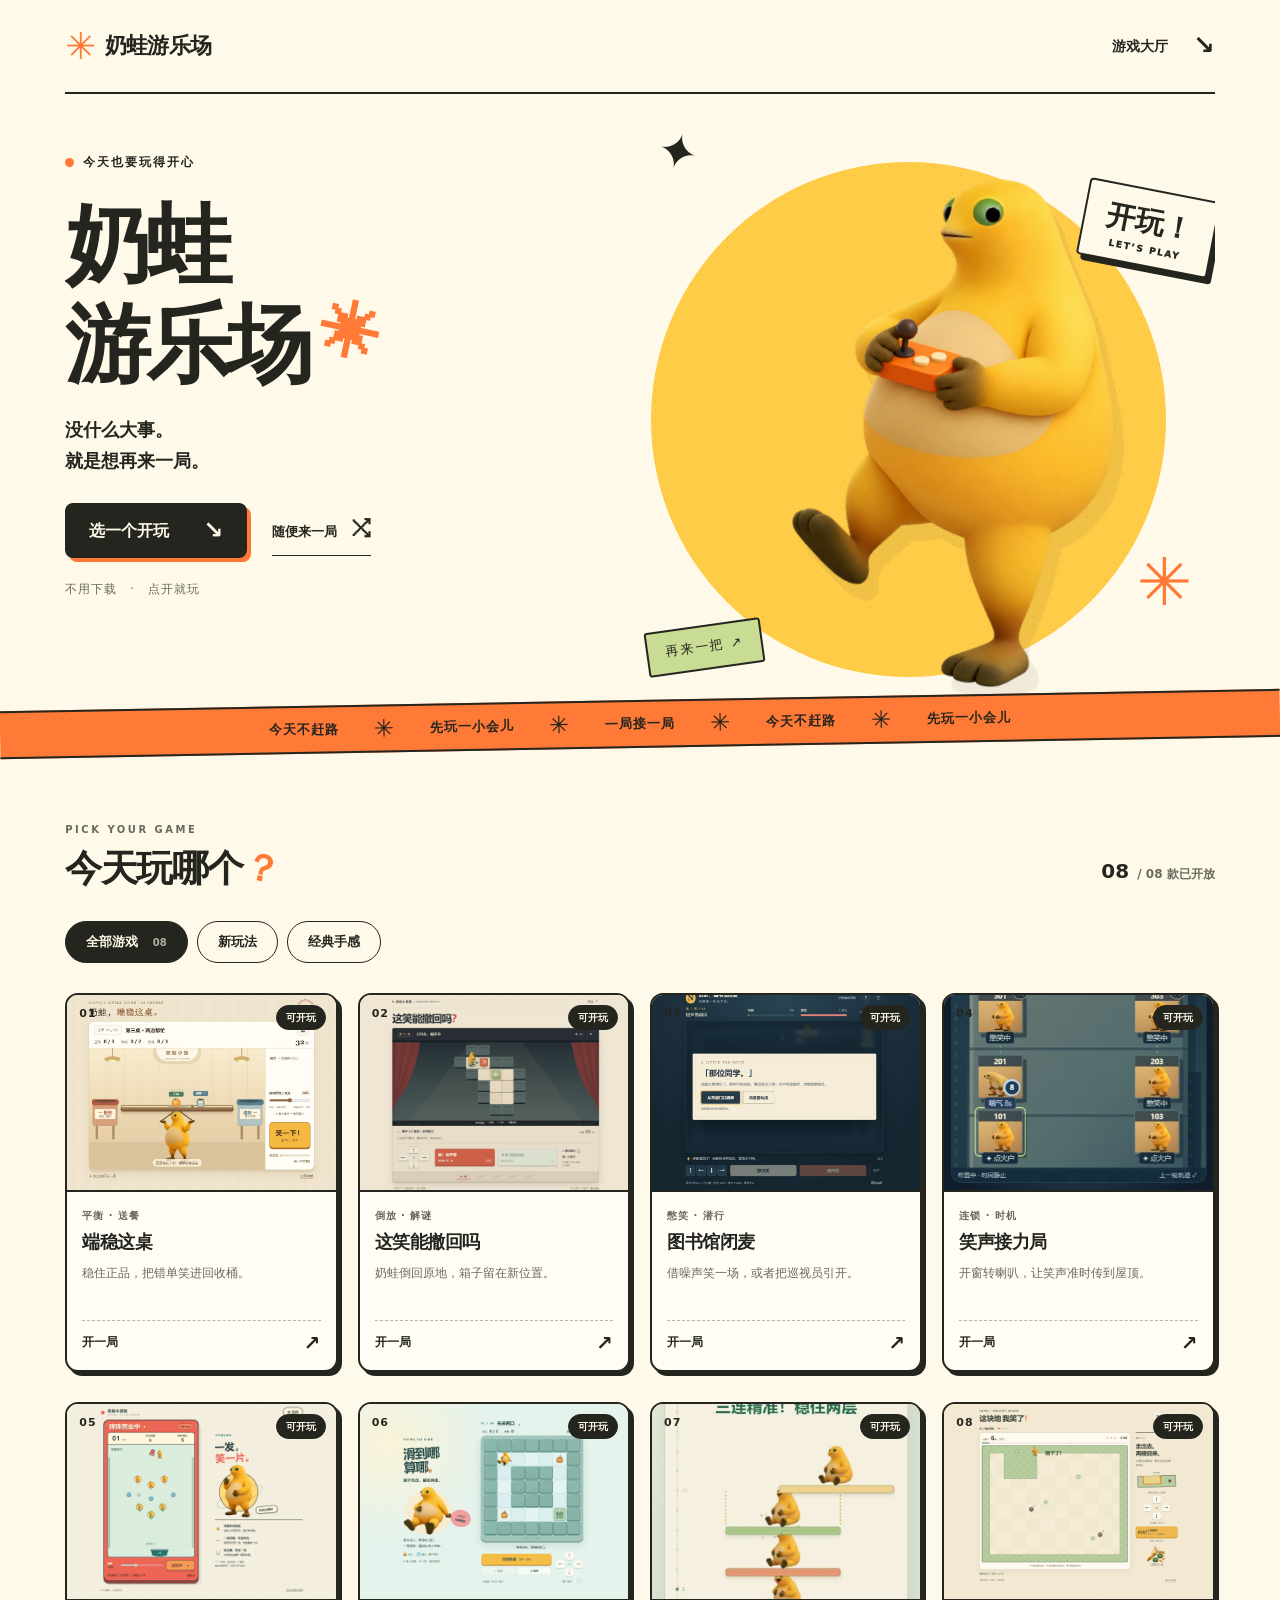
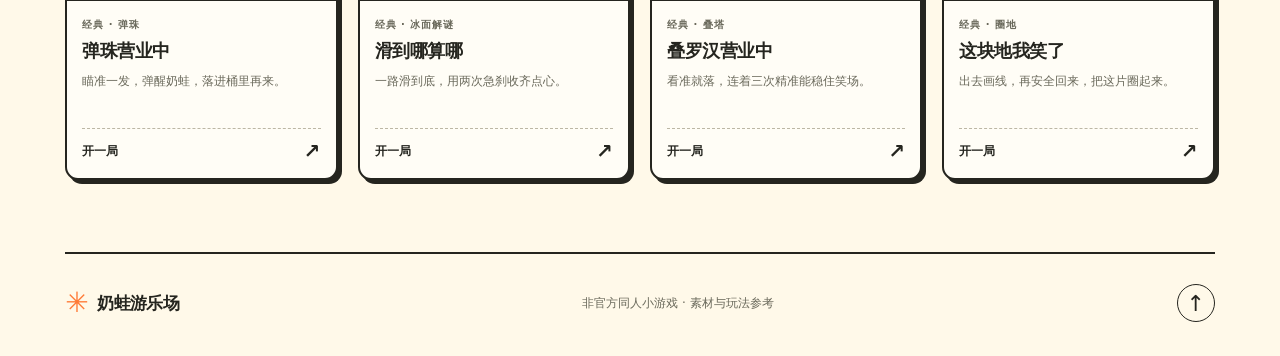
<file: index.html>
<!doctype html>
<html lang="zh-CN">
<head>
  <meta charset="utf-8">
  <meta name="viewport" content="width=device-width, initial-scale=1, viewport-fit=cover">
  <meta name="theme-color" content="#fff9e9">
  <meta name="description" content="奶蛙游乐场。八款独立小游戏，选一款，开一局。">
  <title>奶蛙游乐场 · 选一款，开一局</title>
  <link rel="stylesheet" href="./styles.css">
  <script src="./hub.js" defer></script>
</head>
<body>
  <a class="skip-link" href="#games">跳到游戏</a>
  <div class="page-shell">
    <header class="masthead">
      <a class="brand" href="./" aria-label="奶蛙游乐场首页"><span class="brand-mark" aria-hidden="true">✳</span> 奶蛙游乐场</a>
      <a class="header-link" href="#games">游戏大厅 <span aria-hidden="true">↘</span></a>
    </header>
    <main>
      <section class="hero" aria-labelledby="hero-title">
        <div class="hero-copy">
          <p class="eyebrow"><span class="tiny-dot" aria-hidden="true"></span> 今天也要玩得开心</p>
          <h1 id="hero-title">奶蛙<span class="title-bottom">游乐场<span class="title-star" aria-hidden="true">✳</span></span></h1>
          <p class="hero-line">没什么大事。<br>就是想再来一局。</p>
          <div class="hero-actions">
            <a class="primary-button" href="#games">选一个开玩 <span aria-hidden="true">↘</span></a>
            <button class="random-button" id="random-game" type="button" disabled aria-label="随机选择一款已开放游戏">随便来一局 <span aria-hidden="true">⤨</span></button>
          </div>
          <p class="hero-note">不用下载 <span aria-hidden="true">·</span> 点开就玩</p>
        </div>
        <div class="hero-art">
          <div class="sun-disc" aria-hidden="true"></div>
          <span class="art-doodle doodle-one" aria-hidden="true">✦</span>
          <span class="art-doodle doodle-two" aria-hidden="true">✳</span>
          <span class="hero-sticker" aria-hidden="true">开玩！<span>LET’S PLAY</span></span>
          <img class="hero-mascot" src="./assets/奶蛙_街机入口.png" alt="黄肚皮、绿眼睛的奶蛙抱着橙色街机摇杆，抬起脚准备开玩" width="1018" height="1544" fetchpriority="high">
          <span class="floor-sticker" aria-hidden="true">再来一把 ↗</span>
        </div>
      </section>
      <div class="ticket-strip" aria-hidden="true"><span>今天不赶路</span><span>✳</span><span>先玩一小会儿</span><span>✳</span><span>一局接一局</span><span>✳</span><span>今天不赶路</span><span>✳</span><span>先玩一小会儿</span></div>
      <section class="games-section" id="games" aria-labelledby="games-title">
        <div class="section-heading">
          <div><p class="eyebrow">PICK YOUR GAME</p><h2 id="games-title">今天玩哪个<span class="question-mark">？</span></h2></div>
          <p class="game-count" id="game-count" role="status" aria-live="polite">正在装机…</p>
        </div>
        <div class="filter-row" role="group" aria-label="游戏类型">
          <button class="filter is-active" type="button" data-filter="all" aria-pressed="true">全部游戏 <span>08</span></button>
          <button class="filter" type="button" data-filter="new" aria-pressed="false">新玩法</button>
          <button class="filter" type="button" data-filter="classic" aria-pressed="false">经典手感</button>
        </div>
        <div class="game-grid" id="game-grid" aria-busy="true"></div>
        <p class="lobby-note" id="lobby-note" hidden></p>
        <noscript><p class="lobby-note">开启浏览器 JavaScript 后，即可查看游戏开放状态并开始游玩。</p></noscript>
      </section>
    </main>
    <footer class="footer"><a class="brand" href="#hero-title"><span class="brand-mark" aria-hidden="true">✳</span> 奶蛙游乐场</a><p>非官方同人小游戏 · <a href="./CREDITS.md">素材与玩法参考</a></p><a class="back-top" href="#hero-title" aria-label="回到顶部">↑</a></footer>
  </div>
</body>
</html>
</file>
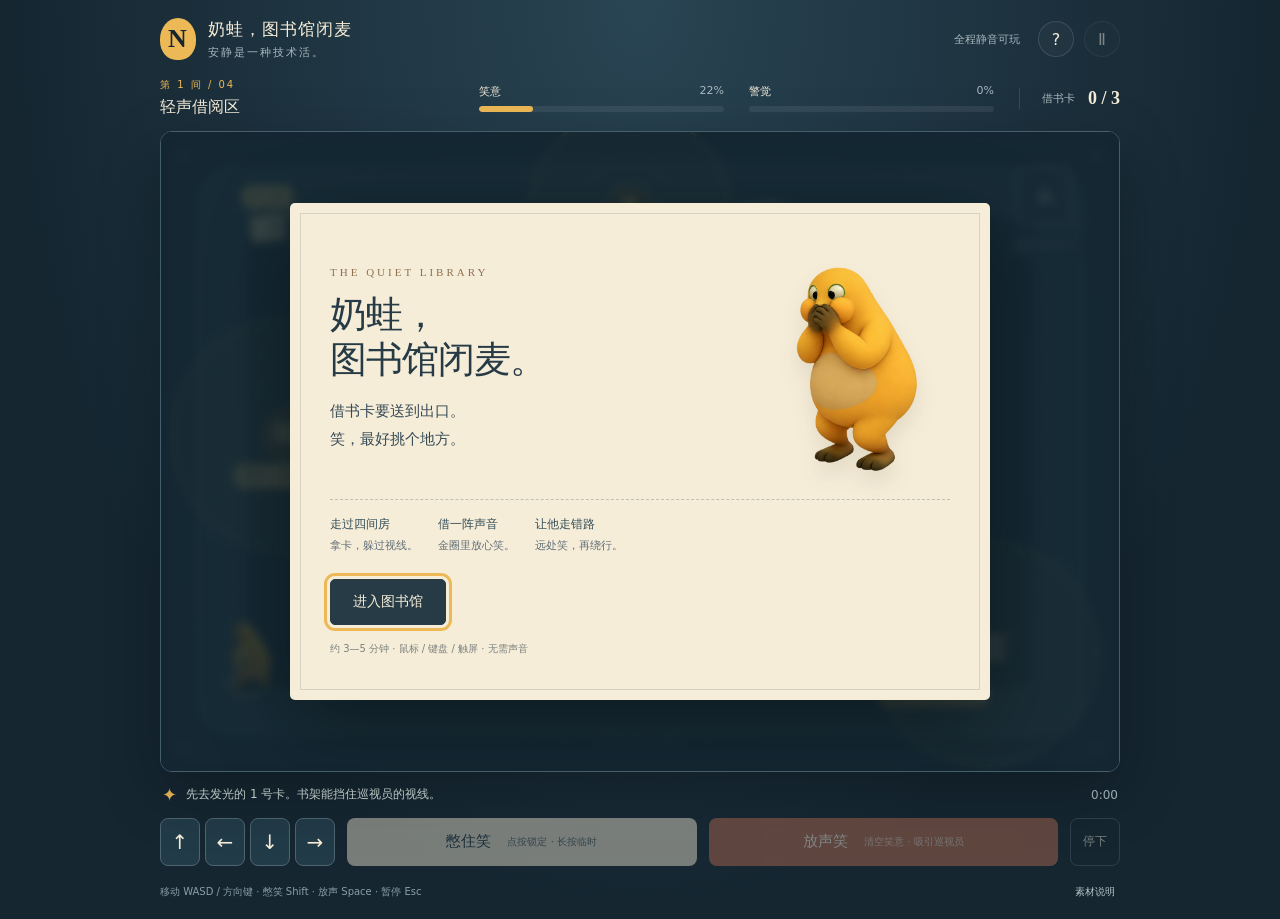
<file: games/library/index.html>
<!doctype html>
<html lang="zh-CN">
<head>
  <meta charset="utf-8"><meta name="viewport" content="width=device-width, initial-scale=1, viewport-fit=cover">
  <meta name="theme-color" content="#172936"><meta name="description" content="奶蛙在图书馆憋住笑，把借书卡送到出口。四间安静得不太对劲的图书馆，三种遮掩，一次荒诞潜行。">
  <title>奶蛙，图书馆闭麦</title><link rel="stylesheet" href="style.css">
</head>
<body>
<main id="app">
  <header class="masthead"><a class="brand" href="./index.html" aria-label="返回游戏首页"><span class="brand-mark">N</span><span>奶蛙，图书馆闭麦<small>安静是一种技术活。</small></span></a><div class="top-actions"><span class="silent-label">全程静音可玩</span><button id="help" class="icon-button" aria-label="查看玩法">?</button><button id="pause" class="icon-button" aria-label="暂停游戏">Ⅱ</button></div></header>
  <section class="hud" aria-label="游戏状态">
    <div class="room-info"><span id="room-index">第一间 / 04</span><strong id="room-name">借阅前厅</strong></div>
    <div class="meter-block"><div class="meter-label"><span>笑意</span><b id="laugh-value">0%</b></div><div class="meter laugh-meter" role="meter" aria-label="笑意" aria-valuemin="0" aria-valuemax="100" aria-valuenow="0"><span id="laugh-fill"></span></div></div>
    <div class="meter-block"><div class="meter-label"><span>警觉</span><b id="alert-value">0%</b></div><div class="meter alert-meter" role="meter" aria-label="巡视员警觉" aria-valuemin="0" aria-valuemax="100" aria-valuenow="0"><span id="alert-fill"></span></div></div>
    <div class="card-count"><span>借书卡</span><strong id="card-value">0 / 3</strong></div>
  </section>
  <section id="stage" aria-label="图书馆游戏场地">
    <canvas id="game" width="900" height="600" tabindex="0" aria-label="点击地面走动，也可用方向键或 WASD 移动。按顺序取三张卡片，再去出口。"></canvas>
    <div id="overlay" class="overlay">
      <section id="dialog" class="dialog" role="dialog" aria-modal="true" aria-labelledby="dialog-title"></section>
    </div>
    <div id="burst-warning" class="burst-warning" hidden>快憋不住了！<span>找金色噪声圈，或远离视线再放声</span></div>
  </section>
  <div class="live-strip"><span id="context-icon">✦</span><p id="context">点地面移动，拿到三张借书卡后前往出口。</p><span id="clock">0:00</span></div>
  <section class="controls" aria-label="游戏操作">
    <div class="dpad" aria-label="触屏方向区"><button data-dir="up" aria-label="向上走">↑</button><button data-dir="left" aria-label="向左走">←</button><button data-dir="down" aria-label="向下走">↓</button><button data-dir="right" aria-label="向右走">→</button></div>
    <button id="hold" class="action hold" aria-pressed="false"><strong>憋住笑</strong><small>点按锁定 · 长按临时</small></button>
    <button id="laugh" class="action release"><strong>放声笑</strong><small>清空笑意 · 吸引巡视员</small></button>
    <button id="stop" class="stop" aria-label="停下脚步">停下</button>
  </section>
  <footer><span>移动 WASD / 方向键 · 憋笑 Shift · 放声 Space · 暂停 Esc</span><button id="credits">素材说明</button></footer>
</main>
<noscript>请开启 JavaScript 后进入图书馆。</noscript>
<script src="simulation.js"></script><script src="render.js"></script><script src="game.js"></script>
</body></html>
</file>
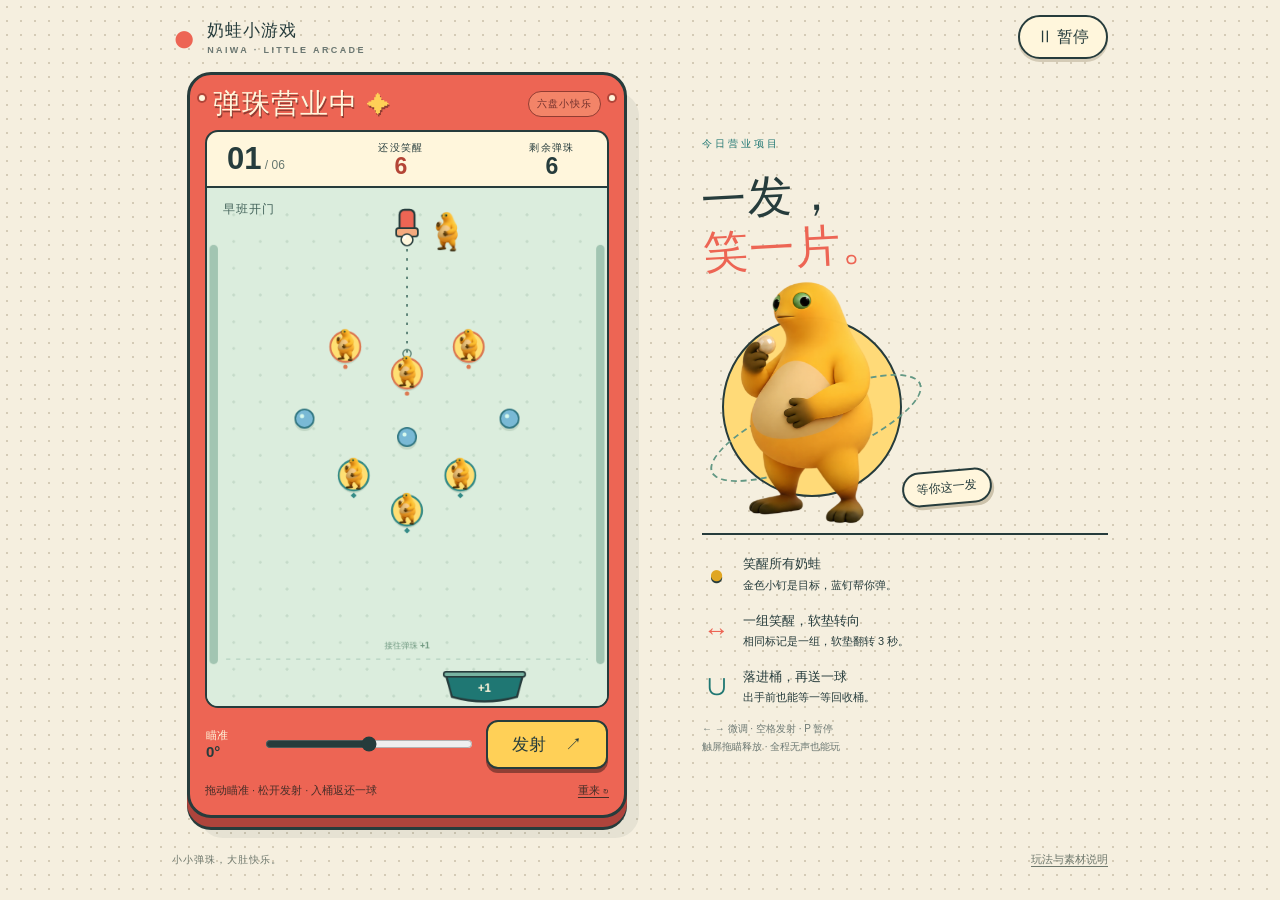
<file: games/pegs/index.html>
<!doctype html>
<html lang="zh-CN">
<head>
  <meta charset="utf-8">
  <meta name="viewport" content="width=device-width,initial-scale=1,viewport-fit=cover">
  <meta name="theme-color" content="#ed6554">
  <meta name="description" content="用有限弹珠笑醒奶蛙，六盘原创弹珠清钉小游戏。拖动瞄准，松开发射。">
  <title>弹珠营业中 · 奶蛙小游戏</title>
  <link rel="icon" href="data:,">
  <link rel="stylesheet" href="style.css">
</head>
<body>
<main class="arcade">
  <header class="masthead">
    <a class="brand" href="./" aria-label="弹珠营业中首页"><span class="brand-dot">●</span><span>奶蛙小游戏<small>NAIWA · LITTLE ARCADE</small></span></a>
    <button id="pause" class="quiet" aria-label="暂停与关卡菜单">Ⅱ <span>暂停</span></button>
  </header>
  <section class="layout" aria-label="弹珠营业中">
    <div class="cabinet">
      <div class="cabinet-title"><h1>弹珠营业中<span class="spark">✦</span></h1><span class="badge">六盘小快乐</span></div>
      <div class="scoreboard">
        <span class="level-label"><b id="level-num">01</b><span> / 06</span></span>
        <div class="goal"><small>还没笑醒</small><b id="remaining">—</b></div>
        <div class="balls"><small>剩余弹珠</small><b id="balls">—</b></div>
      </div>
      <div class="playfield" id="playfield">
        <canvas id="board" width="480" height="620" tabindex="0" aria-label="弹珠盘面：拖动瞄准，松开发射；键盘左右调整、空格发射。"></canvas>
        <div class="board-label"><span id="level-title">正在装好弹珠…</span><span id="combo-label"></span></div>
        <div id="toast" class="toast" aria-live="polite"></div>
        <div class="loading" id="loading">正在装好弹珠…</div>
      </div>
      <div class="controls">
        <label class="aim-label" for="aim">瞄准 <output id="angle">0°</output></label>
        <input id="aim" aria-label="发射角度" type="range" min="-68" max="68" step="0.25" value="0">
        <button id="fire" class="fire">发射 <span>↗</span></button>
      </div>
      <div class="hint-row"><span id="hint">拖动瞄准 · 松开发射</span><button id="retry" class="text-button" title="重来本关 (R)">重来 ↻</button></div>
    </div>
    <aside class="companion">
      <div class="side-heading"><span class="eyebrow">今日营业项目</span><p>一发，<br><span>笑一片。</span></p></div>
      <div class="mascot-wrap"><div class="orbit orbit-one"></div><div class="orbit orbit-two"></div><canvas id="mascot" width="360" height="420" aria-label="奶蛙发球员"></canvas><span id="mood" class="mood">等你这一发</span></div>
      <div class="legend">
        <p><span class="legend-frog">●</span><span><b>笑醒所有奶蛙</b><br>金色小钉是目标，蓝钉帮你弹。</span></p>
        <p><span class="legend-pad">↔</span><span><b>一组笑醒，软垫转向</b><br>相同标记是一组，软垫翻转 3 秒。</span></p>
        <p><span class="legend-bucket">∪</span><span><b>落进桶，再送一球</b><br>出手前也能等一等回收桶。</span></p>
      </div>
      <p class="key-help">← → 微调 · 空格发射 · P 暂停<br>触屏拖瞄释放 · 全程无声也能玩</p>
    </aside>
  </section>
  <footer><span>小小弹珠，大肚快乐。</span><button id="about" class="text-button">玩法与素材说明</button></footer>
</main>
<dialog id="menu" aria-labelledby="dialog-title">
  <div class="dialog-inner">
    <span class="eyebrow" id="dialog-tag">休息一下</span>
    <h2 id="dialog-title">弹珠先停在这里</h2>
    <p id="dialog-copy"></p>
    <div id="dialog-actions" class="dialog-actions"></div>
    <div id="level-picker" class="level-picker" aria-label="选择关卡"></div>
    <div id="about-copy" class="about-copy" hidden>
      <p>拖动盘面瞄准，松开发射。也可用下方滑杆与发射按钮，或左右方向键与空格。P / Esc 暂停，R 重来。</p>
      <p>金色奶蛙钉全醒即过关。每球击中的钉在球结束后移除。同标记的一组全醒，会让对应笑脸软垫翻转 3 秒；回收桶接球返还一球。</p>
      <p>六盘原创关卡。经典弹珠清钉玩法参考 Peggle；未使用其关卡、美术、音乐或代码。奶蛙形象来自用户提供的角色参考，本作是非官方同人小品；表情图由内置 imagegen 生成。角色权利归相应权利人。</p>
      <p>无外部依赖、无广告、无登录。进度仅保存在本机浏览器。代码许可由合集维护者统一确定。</p>
    </div>
  </div>
</dialog>
<noscript>本小游戏需要启用 JavaScript 才能运行。</noscript>
<script src="levels.js"></script><script src="sim.js"></script><script src="render.js"></script><script src="app.js"></script>
</body>
</html>
</file>
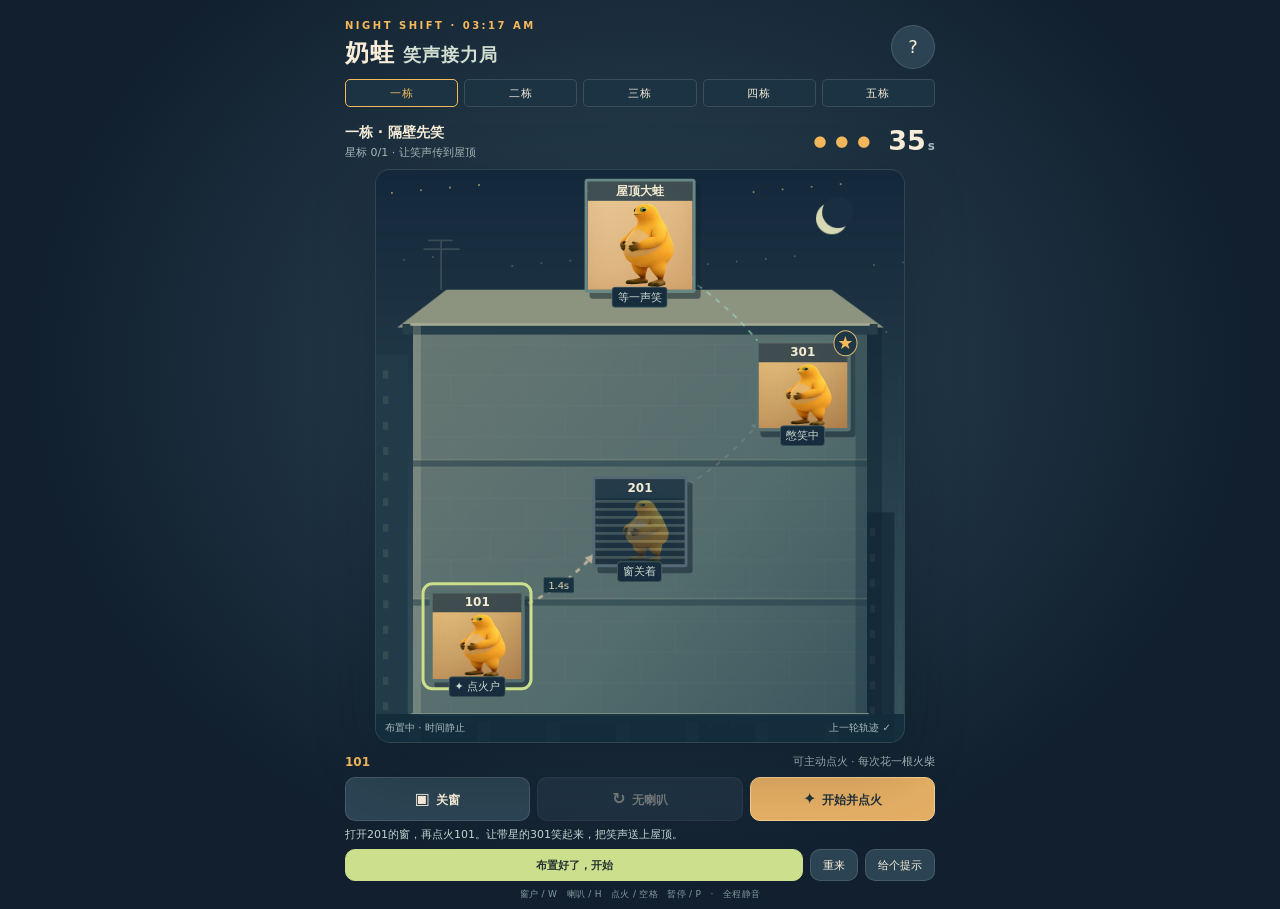
<file: games/relay/index.html>
<!doctype html>
<html lang="zh-CN">
<head>
  <meta charset="UTF-8">
  <meta name="viewport" content="width=device-width, initial-scale=1, viewport-fit=cover">
  <meta name="theme-color" content="#182a3d">
  <meta name="description" content="开窗、转动喇叭，把三次点火变成整栋公寓的笑声接力。五栋短关卡，离线可玩。">
  <title>奶蛙笑声接力局</title>
  <link rel="stylesheet" href="style.css">
  <script src="simulation.js" defer></script>
  <script src="app.js" defer></script>
</head>
<body>
<main class="game-shell">
  <header class="masthead">
    <div><span class="eyebrow">NIGHT SHIFT · 03:17 AM</span><h1>奶蛙<span>笑声接力局</span></h1></div>
    <button id="help-button" class="icon-button" aria-label="玩法说明">?</button>
  </header>
  <nav id="level-nav" class="level-nav" aria-label="五栋公寓"></nav>
  <section class="statusbar" aria-label="本局状态">
    <div><span id="level-title">一栋 · 开窗见笑</span><small id="goal">把笑声传到屋顶</small></div>
    <div class="counters"><span id="matches" aria-label="剩余点火次数">● ● ●</span><strong id="timer">35<small>s</small></strong></div>
  </section>
  <div id="board-wrap" class="board-wrap">
    <canvas id="scene" width="600" height="650" aria-hidden="true"></canvas>
    <div id="rooms" class="rooms" role="group" aria-label="点击窗户选择住户"></div>
    <div class="board-caption"><span id="board-phase">布置中 · 时间静止</span><button id="trail-button" aria-pressed="true">上一轮轨迹 ✓</button></div>
    <div id="pause-screen" class="pause-screen" hidden><b>让这栋楼喘口气。</b><span>计时与传播已暂停</span><button id="resume-button" class="primary">继续接力</button></div>
  </div>
  <section class="control-dock" aria-label="住户操作">
    <div class="selection-line"><strong id="selected-name">选择一扇窗</strong><span id="selected-info">点击住户，再操作下方按钮</span></div>
    <div class="actions"><button id="window-button"><span>▣</span> 开窗</button><button id="horn-button"><span>↻</span> 转喇叭</button><button id="ignite-button" class="ignite"><span>✦</span> 点火</button></div>
    <p id="message" role="status" aria-live="polite">先开窗，顺着虚线看笑声去哪。</p>
  </section>
  <div class="footer-controls"><button id="start-button" class="primary">布置好了，开始</button><button id="pause-button" hidden>暂停</button><button id="retry-button">重来</button><button id="hint-button">给个提示</button></div>
  <p class="footnote">窗户 / W　喇叭 / H　点火 / 空格　暂停 / P　·　全程静音</p>
</main>
<dialog id="help-dialog" aria-labelledby="help-title">
  <span class="eyebrow">公寓住户须知</span><h2 id="help-title">笑声也要换口气</h2>
  <div class="legend"><span>● 憋笑：可以接力</span><span>● 爆笑：稍后传出</span><span>● 喘气：暂时接不住</span></div>
  <p>笑声抵达时，收件人的窗必须开着，而且要已经喘完气。发件人传出笑声的瞬间也必须开窗。每次爆笑只传一波，喇叭决定发向哪条路。</p>
  <p>虚线是当前线路，选中一户会突出它的出路。青色是畅通线路，灰色是暂时受阻；亮点是正在传播的笑声。失败后可保留上一轮轨迹。</p>
  <p>点火只能用于「点火户」，成功点燃才花火柴。第四、五栋要求不同上层住户的笑声在 <b>2.5 秒内</b>抵达屋顶。</p>
  <p class="muted">键盘：方向键换住户 · W 开关窗 · H 转喇叭 · 空格点火 · P / Esc 暂停 · R 重来。也可以 Tab 选择按钮，Enter 操作。切到其他页面自动暂停。</p>
  <button id="help-close" class="primary">明白了</button>
</dialog>
<dialog id="result-dialog" aria-labelledby="result-title">
  <span id="result-kicker" class="eyebrow">这栋楼的回声</span><h2 id="result-title">笑声到顶！</h2>
  <p id="result-description"></p><div id="result-stats" class="result-stats"></div>
  <div class="result-actions"><button id="result-next" class="primary">下一栋</button><button id="result-retry">再来一次</button></div>
</dialog>
<noscript>这个小游戏需要启用 JavaScript。无需账号、联网素材或麦克风。</noscript>
</body>
</html>
</file>
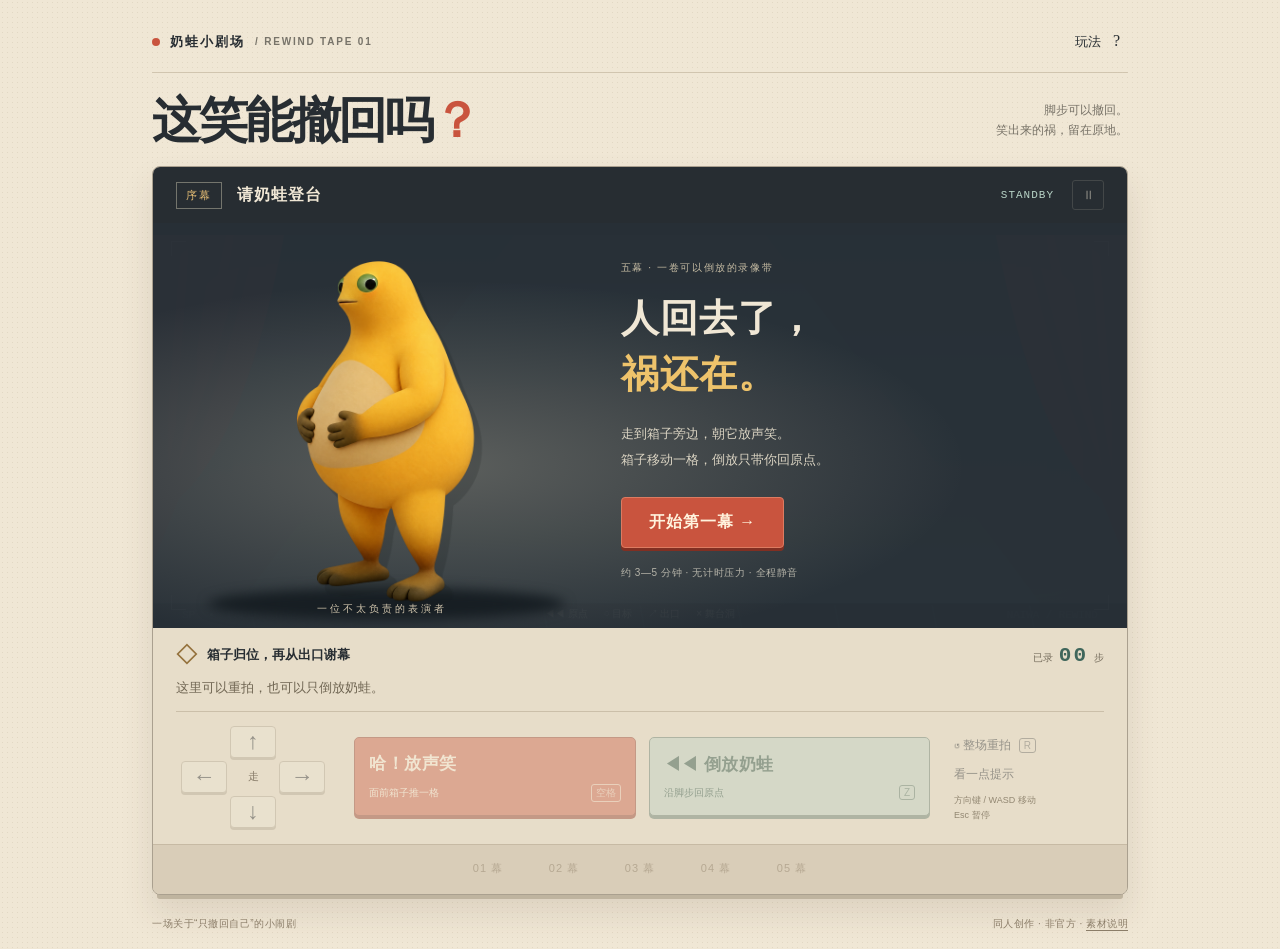
<file: games/rewind/index.html>
<!doctype html>
<html lang="zh-CN">
<head>
  <meta charset="UTF-8">
  <meta name="viewport" content="width=device-width,initial-scale=1,viewport-fit=cover">
  <meta name="theme-color" content="#262b31">
  <meta name="description" content="五幕奶蛙倒放谜题。脚步可以撤回，笑推动的箱子却会留在原地。">
  <title>这笑能撤回吗 · 奶蛙小剧场</title>
  <link rel="stylesheet" href="styles.css">
  <script defer src="levels.js"></script>
  <script defer src="engine.js"></script>
  <script defer src="render.js"></script>
  <script defer src="app.js"></script>
</head>
<body>
  <main class="theater">
    <header class="masthead">
      <div class="brand"><span class="record-dot"></span> 奶蛙小剧场 <span class="edition">/ REWIND TAPE 01</span></div>
      <button id="helpButton" class="text-button" aria-label="查看玩法">玩法 <span>?</span></button>
    </header>
    <div class="title-row"><h1>这笑能撤回吗<span>？</span></h1><p>脚步可以撤回。<br>笑出来的祸，留在原地。</p></div>

    <section class="game-shell" aria-label="奶蛙倒放谜题">
      <div class="tape-head">
        <div><span class="stage-number" id="stageNumber">序幕</span><h2 id="stageTitle">请奶蛙登台</h2></div>
        <div class="tape-status"><span id="recordLabel">STANDBY</span><button id="pauseButton" class="icon-button" aria-label="暂停游戏" disabled>Ⅱ</button></div>
      </div>

      <div class="stage-wrap">
        <canvas id="stage" width="900" height="650" aria-label="纸布景舞台：使用下方方向按钮移动奶蛙。" tabindex="0"></canvas>
        <div class="stage-vignette" aria-hidden="true"></div>
        <div class="stage-legend" aria-label="地图图例"><span>◀◀ 原点</span><span>◌ 目标</span><span>↗ 出口</span><span>× 舞台洞</span></div>
        <div id="intro" class="intro overlay">
          <div class="intro-art"><img src="assets/naiwa-idle.png" alt="黄橙色大肚、绿眼睛、表情呆滞的奶蛙"><span class="art-caption">一位不太负责的表演者</span></div>
          <div class="intro-copy"><span class="eyebrow">五幕 · 一卷可以倒放的录像带</span><h3>人回去了，<br><em>祸还在。</em></h3><p>走到箱子旁边，朝它放声笑。<br>箱子移动一格，倒放只带你回原点。</p><button id="startButton" class="primary-button" disabled>角色正在候场…</button><span class="intro-note">约 3—5 分钟 · 无计时压力 · 全程静音</span><span id="loadMessage" role="status"></span></div>
        </div>
        <div id="dialog" class="dialog overlay" hidden role="dialog" aria-modal="true" aria-labelledby="dialogTitle">
          <div class="dialog-card"><span class="eyebrow" id="dialogLabel"></span><h3 id="dialogTitle"></h3><div id="dialogBody"></div><div class="dialog-actions" id="dialogActions"></div></div>
        </div>
        <div id="rewindLabel" class="rewind-label" hidden aria-hidden="true">◀◀ 倒放中 <small>道具保持原位</small></div>
        <div class="film-corners" aria-hidden="true"><i></i><i></i><i></i><i></i></div>
      </div>

      <div id="liveHud" class="live-hud"><div class="goal"><span class="goal-icon">◇</span><span id="objective">箱子归位，再从出口谢幕</span></div><div class="route-meter"><span>已录</span> <b id="routeCount">00</b><span>步</span></div></div>
      <div id="narration" class="narration" role="status" aria-live="polite">这里可以重拍，也可以只倒放奶蛙。</div>

      <div id="controls" class="controls" aria-label="游戏控制">
        <div class="dpad" aria-label="方向控制"><button data-action="up" aria-label="向上移动" class="up">↑</button><button data-action="left" aria-label="向左移动" class="left">←</button><span class="dpad-center" aria-hidden="true">走</span><button data-action="right" aria-label="向右移动" class="right">→</button><button data-action="down" aria-label="向下移动" class="down">↓</button></div>
        <div class="main-actions"><button data-action="laugh" id="laughButton" class="laugh-button"><strong>哈！放声笑</strong><span>面前箱子推一格 <kbd>空格</kbd></span></button><button data-action="rewind" id="rewindButton" class="rewind-button"><strong>◀◀ 倒放奶蛙</strong><span>沿脚步回原点 <kbd>Z</kbd></span></button></div>
        <div class="utility-actions"><button data-action="reset" id="resetButton" class="text-button">↺ 整场重拍 <kbd>R</kbd></button><button id="hintButton" class="text-button">看一点提示</button><span class="keyboard-note">方向键 / WASD 移动<br>Esc 暂停</span></div>
      </div>
      <nav id="levelNav" class="level-nav" aria-label="五幕选关"></nav>
    </section>
    <footer><span>一场关于“只撤回自己”的小闹剧</span><span>同人创作 · 非官方 · <a href="credits.html">素材说明</a></span></footer>
  </main>
</body>
</html>
</file>
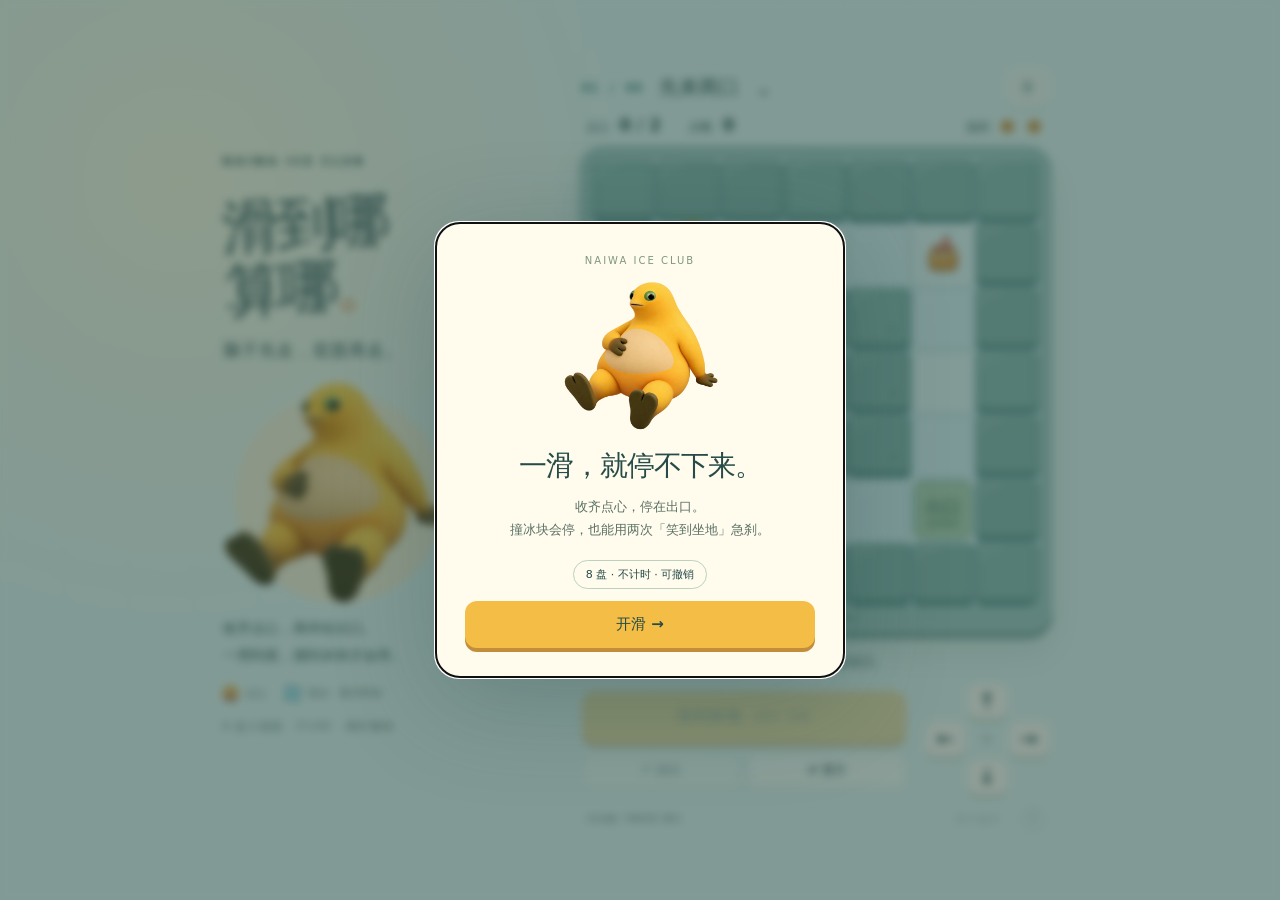
<file: games/slide/index.html>
<!doctype html>
<html lang="zh-CN">
<head>
  <meta charset="utf-8"><meta name="viewport" content="width=device-width, initial-scale=1, viewport-fit=cover">
  <meta name="theme-color" content="#e5f3ed">
  <meta name="description" content="奶蛙的八盘冰面滑行谜题。收点心、算路线，还有两次笑到坐地的急刹。">
  <title>滑到哪算哪 · 奶蛙冰盘</title>
  <link rel="stylesheet" href="style.css">
  <script defer src="engine.js"></script><script defer src="levels.js"></script><script defer src="app.js"></script>
</head>
<body>
<main class="shop">
  <aside class="shop-sign">
    <span class="eyebrow">NAIWA ICE CLUB</span>
    <h1>滑到哪<span>算哪<span class="dot">。</span></span></h1>
    <p class="tagline">脑子先走，屁股再走。</p>
    <div class="hero-art"><div class="halo"></div><img src="assets/naiwa-slide.webp" alt="坐在冰面上，一脸淡定的奶蛙"><span class="sticker">冷饮店<br><b>冰盘限定</b></span></div>
    <p class="aside-rule">收齐点心，再停在出口。<br>一滑到底，撞到冰块才会停。</p>
    <div class="legend"><span><i class="legend-snack"></i>点心</span><span><i class="legend-thin"></i>薄冰 · 离开即碎</span></div>
    <p class="micro">8 盘小谜题 · 不计时 · 随时撤销</p>
  </aside>
  <section class="game" aria-label="滑到哪算哪游戏">
    <header class="game-top"><button id="levels-button" class="level-label" aria-label="选择关卡"><span id="level-number">01 / 08</span><strong id="level-title">先滑起来</strong><span class="chevron">⌄</span></button><button id="pause-button" class="icon-button" aria-label="暂停游戏" title="暂停 (Esc)">Ⅱ</button></header>
    <div class="stats"><span>点心 <b id="snack-count">0 / 2</b></span><span>步数 <b id="move-count">0</b></span><span class="brake-stat">急刹 <b id="brake-count">● ●</b></span></div>
    <div class="tray" id="tray"><canvas id="board" width="700" height="700" tabindex="0" aria-label="冰盘棋盘。方向键或 W A S D 滑行，空格选择急刹，Z 撤销，R 重开。"></canvas><div class="tray-label" aria-hidden="true">KEEP IT COOL</div></div>
    <div class="message" id="message" role="status" aria-live="polite">收齐点心，停在出口。</div>
    <div id="brake-picker" class="brake-picker" hidden><span>停在第几格？</span><div id="stop-options"></div><button id="confirm-stop" class="small-button">确定停靠 ↵</button></div>
    <div class="control-area">
      <div class="utility"><button id="brake-button" class="brake-button" aria-pressed="false"><span>笑到坐地</span><small>急刹 · 空格</small></button><div class="secondary"><button id="undo-button" title="撤销 (Z)">↶ 撤销</button><button id="restart-button" title="重开 (R)">↺ 重开</button></div></div>
      <div class="dpad" aria-label="方向控制"><button data-dir="U" class="up" aria-label="向上滑">↑</button><button data-dir="L" class="left" aria-label="向左滑">←</button><span class="dpad-center" aria-hidden="true">✧</span><button data-dir="R" class="right" aria-label="向右滑">→</button><button data-dir="D" class="down" aria-label="向下滑">↓</button></div>
    </div>
    <footer class="game-footer"><span class="desktop-help">方向键 / WASD 滑行</span><span class="mobile-help">冰盘上轻扫，或点方向键</span><button id="hint-button">给个提示</button><button id="help-button" aria-label="查看玩法">?</button></footer>
  </section>
</main>
<dialog id="modal" aria-labelledby="modal-title"><div class="modal-content" id="modal-content"></div></dialog>
<script>window.addEventListener('error',function(){var m=document.getElementById('message');if(m)m.textContent='加载遇到问题，请重新打开游戏；静态包需要保留全部文件。';});</script>
</body></html>
</file>
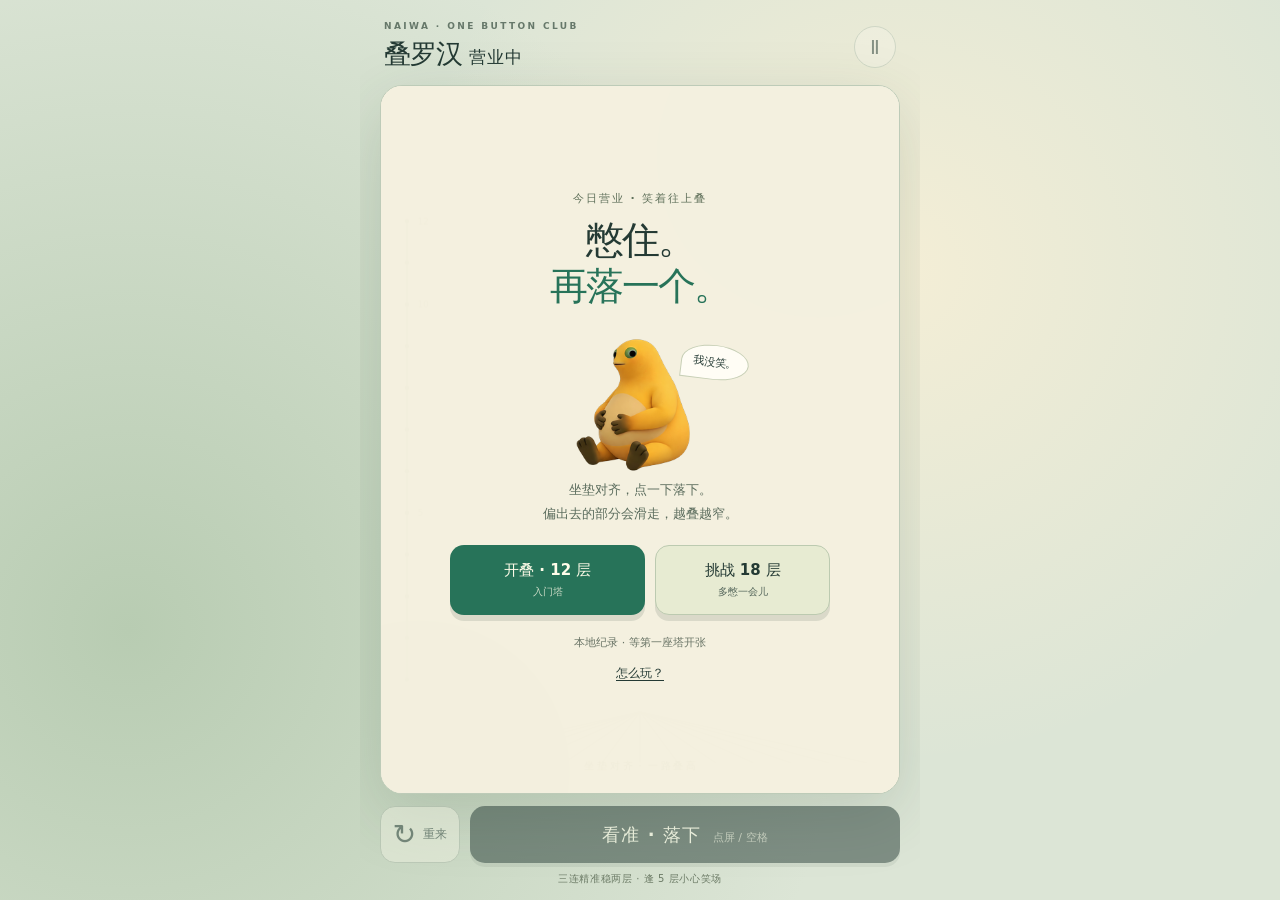
<file: games/stack/index.html>
<!doctype html>
<html lang="zh-CN">
<head>
  <meta charset="utf-8"><meta name="viewport" content="width=device-width, initial-scale=1, viewport-fit=cover">
  <meta name="theme-color" content="#e9efdf"><meta name="description" content="看准坐垫，一键落蛙。12层入门、18层挑战，三连精准稳住笑场。">
  <title>叠罗汉营业中 · 奶蛙小游戏</title>
  <link rel="stylesheet" href="style.css">
  <link rel="icon" type="image/png" href="assets/naiwa-seated.png">
  <script defer src="core.js"></script><script defer src="game.js"></script>
</head>
<body>
<main class="arcade">
  <header class="masthead">
    <div><p class="eyebrow">NAIWA · ONE BUTTON CLUB</p><h1>叠罗汉<span>营业中</span></h1></div>
    <button id="pause" class="icon-button" aria-label="暂停游戏" disabled>Ⅱ</button>
  </header>
  <section class="stage" aria-label="叠塔游戏区域">
    <canvas id="board" role="img" aria-label="奶蛙叠塔。用空格或下方落下按钮，把移动坐垫对准塔顶。"></canvas>
    <div id="hud" class="hud" hidden>
      <div class="level"><strong id="height">0</strong><span> / <b id="target">12</b> 层</span></div>
      <div class="combo"><span id="combo-text">精准连击</span><div class="dots"><i></i><i></i><i></i></div></div>
    </div>
    <div id="notice" class="notice" hidden aria-live="polite"></div>
    <div id="feedback" class="feedback" aria-live="polite"></div>
    <div id="menu" class="overlay">
      <div class="menu-card">
        <p class="stamp">今日营业 · 笑着往上叠</p>
        <h2>憋住。<br><em>再落一个。</em></h2>
        <div class="hero-art"><img src="assets/naiwa-seated.png" alt="捧着大肚子憋笑的奶蛙"><span class="small-bubble">我没笑。</span></div>
        <p class="intro">坐垫对齐，点一下落下。<br>偏出去的部分会滑走，越叠越窄。</p>
        <div class="mode-buttons"><button id="intro" class="primary">开叠 · 12 层<span>入门塔</span></button><button id="challenge" class="secondary">挑战 18 层<span>多憋一会儿</span></button></div>
        <p id="best" class="record">本地纪录 · 等第一座塔开张</p>
        <button id="rules" class="text-button">怎么玩？</button>
      </div>
    </div>
    <div id="modal" class="overlay" hidden role="dialog" aria-modal="true" aria-labelledby="modal-title">
      <div class="dialog-card"><p id="modal-tag" class="stamp"></p><h2 id="modal-title"></h2><p id="modal-copy"></p><div id="modal-extra"></div><button id="modal-primary" class="primary"></button><button id="modal-secondary" class="secondary"></button></div>
    </div>
    <div id="load-error" class="overlay" hidden><div class="dialog-card"><h2>奶蛙还没到齐</h2><p>角色图片加载失败，请刷新页面再试。</p><button onclick="location.reload()" class="primary">重新加载</button></div></div>
  </section>
  <footer class="controls">
    <div class="control-row"><button id="restart" class="restart" disabled aria-label="重新开始当前塔">↻<span>重来</span></button><button id="drop" class="drop" disabled><span id="action-label">看准 · 落下</span><span class="key-hint">点屏 / 空格</span></button></div>
    <p id="hint">三连精准稳两层 · 逢 5 层小心笑场</p>
  </footer>
</main>
<script>document.documentElement.classList.add('js');</script>
</body></html>
</file>
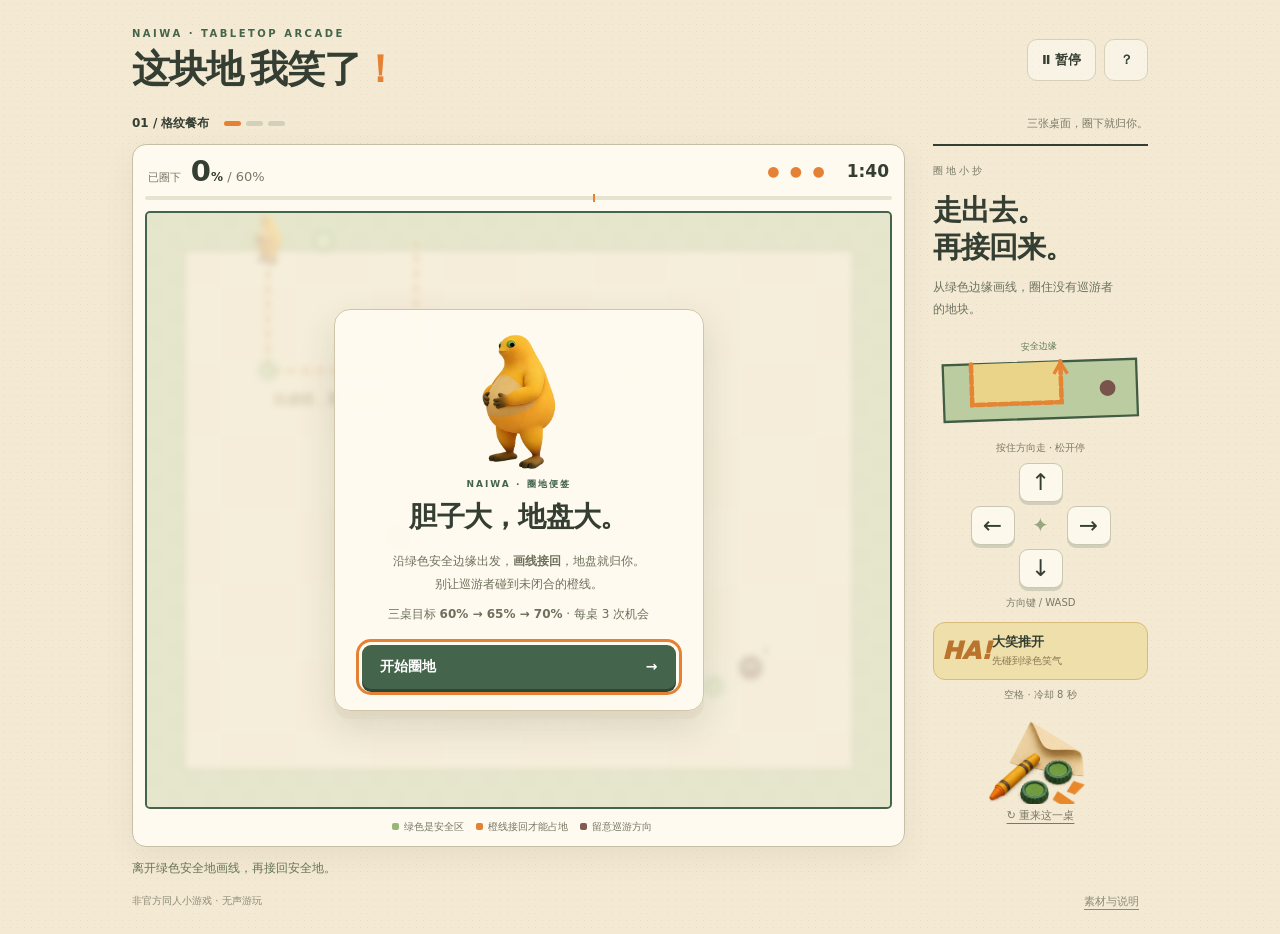
<file: games/territory/index.html>
<!doctype html>
<html lang="zh-CN">
<head>
  <meta charset="utf-8"><meta name="viewport" content="width=device-width,initial-scale=1,viewport-fit=cover">
  <meta name="theme-color" content="#f4ead4"><title>这块地我笑了 · 奶蛙圈地</title>
  <link rel="stylesheet" href="style.css">
</head>
<body>
<main id="app">
  <header class="masthead"><div><p class="eyebrow">NAIWA · TABLETOP ARCADE</p><h1>这块地<span>我笑了</span><i>！</i></h1></div><div class="top-actions"><button id="pause" class="small-button" aria-label="暂停游戏">Ⅱ 暂停</button><button id="help" class="small-button" aria-label="查看玩法">？</button></div></header>
  <div class="level-strip"><span id="level-name">01 / 格纹餐布</span><div class="level-dots" aria-label="三关进度"><i class="active"></i><i></i><i></i></div><span id="record">三张桌面，圈下就归你。</span></div>
  <section class="play-layout" aria-label="圈地游戏">
    <div class="board-wrap">
      <div class="board-hud"><div><span class="muted">已圈下</span> <strong id="percent">0</strong><b>%</b><span class="target"> / <span id="target">60</span>%</span></div><div class="survival"><span id="lives" aria-label="剩余3次机会">● ● ●</span><span id="timer">1:40</span></div></div>
      <div class="progress-track"><div id="progress"></div><i id="target-marker"></i></div>
      <div class="board-surface"><canvas id="board" width="800" height="640" tabindex="0" aria-label="圈地场地。方向键或WASD移动，空格大笑，P暂停。触屏可用方向板或滑动。"></canvas><div id="overlay" class="overlay"><div class="modal" role="dialog" aria-modal="true" aria-labelledby="modal-title"><div id="modal-art" class="sticker sticker-idle" aria-hidden="true"></div><p id="modal-kicker" class="eyebrow">一笔圈地 · 三桌挑战</p><h2 id="modal-title">胆子大，地盘大。</h2><div id="modal-copy"></div><button id="primary" class="primary">开始圈地 <span>→</span></button><button id="secondary" class="text-button" hidden>从第一桌开始</button></div></div></div>
      <div class="board-note"><span class="safe-key"></span> 绿色是安全区 <span class="line-key"></span> 橙线接回才能占地 <span class="enemy-key"></span> 留意巡游方向</div>
    </div>
    <aside class="side-panel">
      <div class="field-note"><span class="note-label">圈地小抄</span><h2>走出去。<br>再接回来。</h2><p>从绿色边缘画线，圈住没有巡游者的地块。</p><div class="doodle" aria-hidden="true"><span>安全边缘</span><svg viewBox="0 0 190 64"><path d="M9 8H180V58H9Z" fill="#bbcca0" stroke="#405c43" stroke-width="2"/><path d="M34 8V44H113V8" fill="#ead48a" stroke="#e58435" stroke-width="4" stroke-linecap="round" stroke-dasharray="7 3"/><path d="M107 19L113 9L119 19" fill="none" stroke="#e58435" stroke-width="3"/><circle cx="154" cy="33" r="7" fill="#78544c"/></svg></div></div>
      <div class="controls"><div class="direction-area"><p class="control-label">按住方向走 · 松开停</p><div class="dpad" aria-label="方向控制"><button class="up" data-dir="up" aria-label="向上移动">↑</button><button class="left" data-dir="left" aria-label="向左移动">←</button><span class="dpad-center">✦</span><button class="right" data-dir="right" aria-label="向右移动">→</button><button class="down" data-dir="down" aria-label="向下移动">↓</button></div><p class="key-help">方向键 / WASD</p></div><div class="ability-area"><button id="laugh" class="laugh-button" aria-label="释放大笑推开巡游者"><span class="laugh-face">HA!</span><strong>大笑推开</strong><small id="laugh-status">先收集绿色笑气</small></button><p class="key-help">空格 · 冷却 8 秒</p></div></div>
      <div class="prop-sticker" aria-hidden="true"></div><button id="retry" class="text-button retry-button">↻ 重来这一桌</button>
    </aside>
  </section>
  <div id="notice" role="status" aria-live="polite">前 10 秒巡游者休息，跟着虚线试着圈一小块。</div>
  <footer><span>非官方同人小游戏 · 无声游玩</span><button id="credits" class="text-button">素材与说明</button></footer>
</main>
<script src="core.js"></script><script src="game.js"></script>
</body>
</html>
</file>
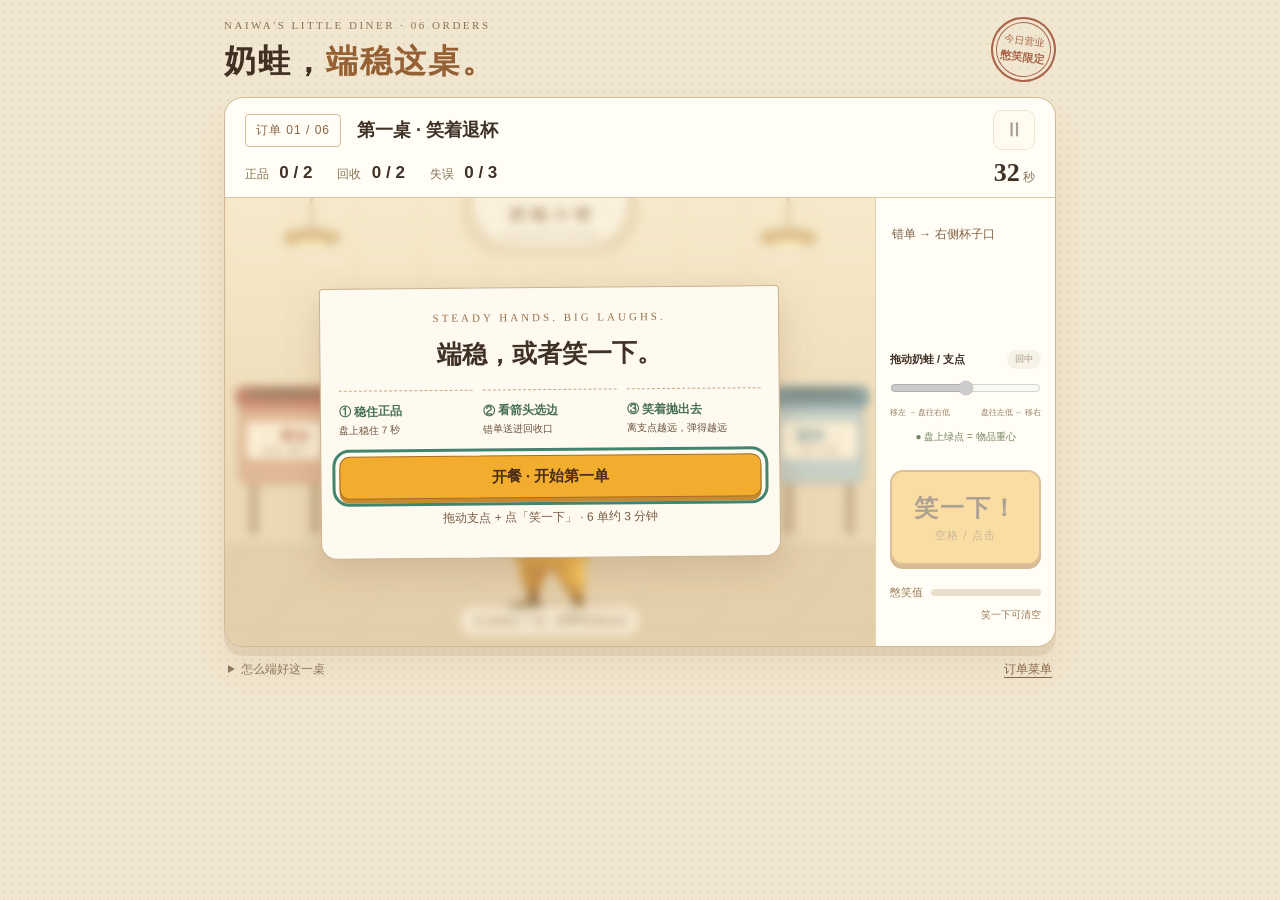
<file: games/tray/index.html>
<!doctype html>
<html lang="zh-CN">
<head>
  <meta charset="utf-8"><meta name="viewport" content="width=device-width, initial-scale=1, viewport-fit=cover">
  <meta name="theme-color" content="#f8efdc"><meta name="description" content="稳住正品，笑着甩走错单。六段订单的奶蛙托盘小游戏。">
  <title>奶蛙，端稳这桌</title><link rel="stylesheet" href="style.css">
</head>
<body>
<main class="shell">
  <header class="masthead"><div><span class="eyebrow">NAIWA'S LITTLE DINER · 06 ORDERS</span><h1>奶蛙，<em>端稳这桌。</em></h1></div><span class="shop-stamp">今日营业<br><b>憋笑限定</b></span></header>
  <section class="game" aria-label="奶蛙托盘游戏">
    <div class="order-strip"><div><span id="order-number" class="order-number">开餐前</span><h2 id="order-title">手要稳，笑要准。</h2></div><button id="pause" class="icon-button" disabled aria-label="暂停游戏">Ⅱ</button></div>
    <div class="hud"><span>正品 <b id="served">0 / 0</b></span><span>回收 <b id="sorted">0 / 0</b></span><span id="mistake-label">失误 <b id="mistakes">0 / 3</b></span><span class="timer"><b id="time">32</b><small> 秒</small></span></div>
    <div class="board-wrap"><canvas id="board" width="900" height="620" role="img" aria-label="托盘上绿色标记为正品，箭头错单需进入对应回收口；拖动下方支点滑块操作。"></canvas><div class="scene-caption" id="scene-caption">正品稳住 7 秒 · 错单笑着送走</div>
      <div class="screen" id="screen"><div class="menu-card" id="menu-card"></div></div>
    </div>
    <div class="feedback" id="feedback" aria-live="polite">欢迎光临。今天，笑也是一项工作技能。</div>
    <div class="controls">
      <div class="balance-control"><div class="control-label"><label for="balance">拖动奶蛙 / 支点</label><button id="center" type="button">回中</button></div><input id="balance" type="range" min="310" max="590" value="450" step="1" aria-label="奶蛙支点位置"><div class="range-hint"><span>移左 → 盘往右低</span><span>盘往左低 ← 移右</span></div><div class="mass-legend">● 盘上绿点 = 物品重心</div></div>
      <button id="laugh" class="laugh" disabled><span id="laugh-title">笑一下！</span><small>空格 / 点击</small></button>
    </div>
    <div class="laugh-status"><span id="laugh-status">憋笑值</span><div class="meter"><i id="meter-fill"></i></div><strong id="laugh-warning">笑一下可清空</strong></div>
  </section>
  <footer><details><summary>怎么端好这一桌</summary><p>拖动奶蛙或支点滑块，控制盘子倾斜。<strong>支点移左，右边降低；支点移右，左边降低。</strong>盘上的绿色正品稳住 7 秒就会交付；错单按箭头进入左边厨余口或右边退杯口。</p><p>按「笑一下」震起食物：离支点越远，弹得越高、越远。先把正品放稳，再让错单靠近出口。手指离开滑块后支点会留在原地，单指就能接着按笑。</p><p>憋满会自动连笑三次，提前两秒预告。每段 32 秒；失误三次或收餐时仍有错单，就从本段重来。键盘：← → / A D 移动，↓ 回中，空格笑，P / Esc 暂停，R 重来。</p><p class="rights">非官方同人小游戏。角色依照用户参考生成；角色及素材权利不包含在代码许可中。本作没有声音，也不会请求麦克风。</p></details><button id="menu-button" class="text-button">订单菜单</button></footer>
</main>
<script src="sim.js"></script><script src="render.js"></script><script src="app.js"></script>
</body></html>
</file>
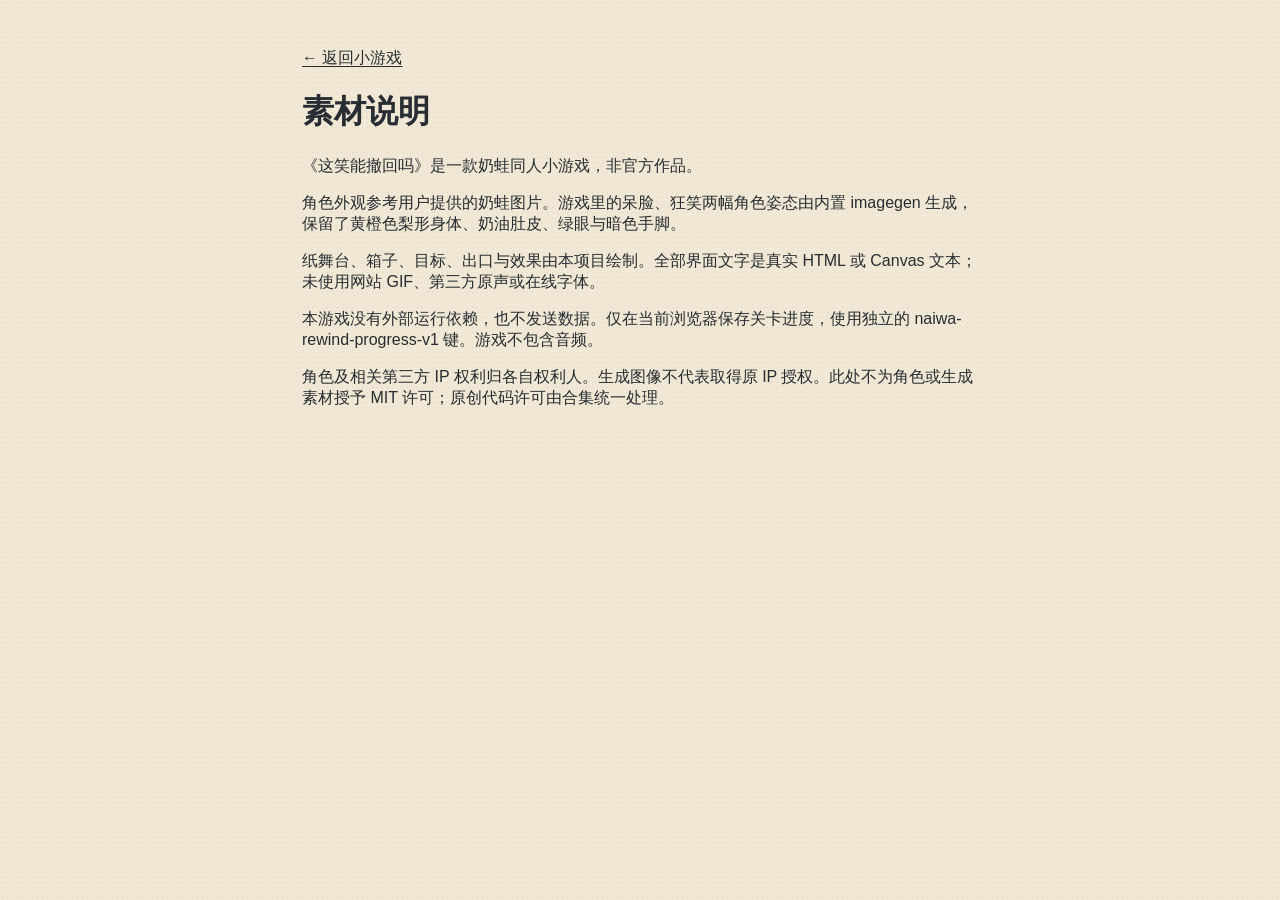
<file: games/rewind/credits.html>
<!doctype html><html lang="zh-CN"><head><meta charset="utf-8"><meta name="viewport" content="width=device-width,initial-scale=1"><title>素材说明 · 这笑能撤回吗</title><link rel="stylesheet" href="styles.css"></head><body><main class="theater" style="max-width:740px;padding-top:48px"><a href="index.html">← 返回小游戏</a><h1>素材说明</h1><p>《这笑能撤回吗》是一款奶蛙同人小游戏，非官方作品。</p><p>角色外观参考用户提供的奶蛙图片。游戏里的呆脸、狂笑两幅角色姿态由内置 imagegen 生成，保留了黄橙色梨形身体、奶油肚皮、绿眼与暗色手脚。</p><p>纸舞台、箱子、目标、出口与效果由本项目绘制。全部界面文字是真实 HTML 或 Canvas 文本；未使用网站 GIF、第三方原声或在线字体。</p><p>本游戏没有外部运行依赖，也不发送数据。仅在当前浏览器保存关卡进度，使用独立的 naiwa-rewind-progress-v1 键。游戏不包含音频。</p><p>角色及相关第三方 IP 权利归各自权利人。生成图像不代表取得原 IP 授权。此处不为角色或生成素材授予 MIT 许可；原创代码许可由合集统一处理。</p></main></body></html>
</file>
<file: styles.css>
:root{--paper:#fff9e9;--ink:#25251f;--muted:#6a695b;--orange:#ff7a36;--yellow:#ffcc48;--green:#c9dc94;--line:2px solid var(--ink);--display:"Arial Black","Microsoft YaHei","PingFang SC",sans-serif;--body:"Microsoft YaHei","PingFang SC",system-ui,sans-serif;color-scheme:light}
*{box-sizing:border-box}html{scroll-behavior:smooth;scroll-padding-top:28px}body{margin:0;background:var(--paper);color:var(--ink);font:16px/1.6 var(--body);-webkit-font-smoothing:antialiased}button,a{-webkit-tap-highlight-color:transparent}button{font:inherit;color:inherit}a{color:inherit;text-decoration:none}button{cursor:pointer}button:disabled{cursor:default}a:focus-visible,button:focus-visible{outline:3px solid #315ab1;outline-offset:6px}button,a{touch-action:manipulation}button:disabled:focus-visible{outline:none}::selection{background:var(--yellow)}[hidden]{display:none!important}.page-shell{max-width:1500px;margin:auto;padding:0 5.1%}.skip-link{position:fixed;z-index:20;left:20px;top:-100px;padding:12px 20px;background:var(--ink);color:white;border-radius:6px}.skip-link:focus{top:12px}.masthead{height:94px;display:flex;align-items:center;justify-content:space-between;border-bottom:var(--line)}.brand{display:inline-flex;align-items:center;gap:9px;font-size:22px;font-weight:900;letter-spacing:-.6px}.brand-mark{font-size:37px;line-height:1;color:var(--orange)}.header-link{font-size:14px;font-weight:700;display:flex;align-items:center;gap:25px;padding:12px 0}.header-link span{font-size:26px}.hero{min-height:606px;display:grid;grid-template-columns:1fr 1fr;position:relative;overflow:hidden}.hero-copy{position:relative;z-index:2;padding:59px 0 56px}.eyebrow{margin:0 0 24px;font-size:12px;font-weight:800;letter-spacing:2px;display:flex;align-items:center;gap:9px}.tiny-dot{height:9px;width:9px;border-radius:50%;background:var(--orange)}h1{margin:0;font-family:var(--display);font-size:clamp(62px,6.7vw,101px);line-height:1.15;letter-spacing:-5px;font-weight:1000}.title-bottom{display:block}.title-star{font-size:.7em;display:inline-block;color:var(--orange);vertical-align:top;transform:rotate(12deg);margin-left:12px;padding-top:5px;letter-spacing:0}.hero-line{font-size:18px;line-height:1.7;margin:22px 0 26px;font-weight:600}.hero-actions{display:flex;align-items:center;gap:25px}.primary-button{display:inline-flex;align-items:center;gap:34px;background:var(--ink);color:var(--paper);border:var(--line);padding:13px 22px;border-radius:8px;font-size:16px;font-weight:800;box-shadow:4px 4px 0 var(--orange);transition:transform .15s,box-shadow .15s}.primary-button:hover{transform:translate(-2px,-2px);box-shadow:6px 6px 0 var(--orange)}.primary-button span{font-size:24px;line-height:1}.random-button{border:0;border-bottom:1px solid currentColor;background:transparent;padding:8px 0;font-size:13px;font-weight:700;min-height:44px}.random-button span{font-size:21px;margin-left:8px}.random-button:disabled{opacity:.4}.hero-note{margin:22px 0 0;font-size:12px;letter-spacing:1px;color:var(--muted)}.hero-note span{margin:0 8px}.hero-art{position:relative;min-width:0;isolation:isolate}.sun-disc{position:absolute;width:95%;aspect-ratio:1;max-width:515px;border-radius:50%;background:var(--yellow);top:68px;left:2%;z-index:-1;background-image:radial-gradient(#25251f25 .9px,transparent .9px);background-size:9px 9px}.hero-mascot{position:absolute;width:370px;height:555px;object-fit:contain;max-width:84%;right:12%;bottom:1px;transform:rotate(7deg);filter:drop-shadow(12px 15px 0 #25251f12)}.hero-sticker{position:absolute;z-index:2;right:0;top:95px;background:var(--paper);border:var(--line);box-shadow:5px 5px 0 var(--ink);padding:13px 21px 9px;transform:rotate(11deg);font-size:29px;font-weight:1000;line-height:1.3;border-radius:4px}.hero-sticker span{display:block;font-size:9px;letter-spacing:1.7px;text-align:center;margin-top:3px}.art-doodle{position:absolute;font-size:49px;line-height:1}.doodle-one{left:3%;top:34px;transform:rotate(15deg)}.doodle-two{right:4%;bottom:84px;color:var(--orange);font-size:66px}.floor-sticker{position:absolute;z-index:2;bottom:30px;left:1%;font-size:13px;letter-spacing:2px;padding:10px 17px;border:var(--line);background:var(--green);border-radius:3px;transform:rotate(-8deg)}.ticket-strip{margin:0 -5.68%;display:flex;align-items:center;justify-content:center;gap:35px;white-space:nowrap;overflow:hidden;background:var(--orange);border-top:var(--line);border-bottom:var(--line);height:48px;font-size:13px;letter-spacing:1px;font-weight:900;transform:rotate(-1deg);width:111.36%}.ticket-strip span:nth-child(even){font-size:24px}.games-section{padding:74px 0 72px}.section-heading{display:flex;align-items:flex-end;justify-content:space-between;gap:20px;margin-bottom:28px}.section-heading .eyebrow{margin-bottom:7px;font-size:10px;letter-spacing:2.5px;color:var(--muted)}h2{font-family:var(--display);font-size:37px;letter-spacing:-1.5px;line-height:1.3;margin:0;font-weight:1000}.question-mark{color:var(--orange);display:inline-block;transform:rotate(12deg)}.game-count{margin:0 0 6px;font-size:12px;font-weight:700;white-space:nowrap;color:var(--muted)}.game-count strong{font-size:20px;color:var(--ink);margin-right:4px}.filter-row{display:flex;gap:9px;margin-bottom:30px;flex-wrap:wrap}.filter{border:1.5px solid var(--ink);padding:9px 20px;border-radius:30px;background:transparent;font-size:13px;font-weight:700;min-height:42px;transition:background .15s}.filter span{font-size:10px;margin-left:10px;opacity:.65}.filter.is-active{background:var(--ink);color:var(--paper)}.filter:hover:not(.is-active){background:#f0e9d7}.game-grid{display:grid;grid-template-columns:repeat(4,minmax(0,1fr));gap:30px 20px}.game-card{min-width:0;position:relative}.card-link{height:100%;display:block;border:var(--line);border-radius:13px;background:#fffdf6;overflow:hidden;box-shadow:4px 4px 0 var(--ink);transition:transform .18s,box-shadow .18s}.card-link:not([aria-disabled="true"]):hover{transform:translateY(-6px) rotate(-.3deg);box-shadow:5px 10px 0 var(--ink)}.card-link[aria-disabled="true"]{cursor:default;box-shadow:3px 3px 0 #25251f50}.card-art{height:auto;aspect-ratio:1.36;position:relative;overflow:hidden;background:var(--cover);border-bottom:var(--line)}.card-cover{width:100%;height:100%;object-fit:cover;display:block}.cover-fallback{position:absolute;inset:0;display:flex;align-items:center;justify-content:center;overflow:hidden;background-image:radial-gradient(#25251f24 .8px,transparent .8px);background-size:10px 10px}.cover-fallback:after{position:absolute;content:"";width:70%;height:140%;background:#ffffff24;transform:rotate(30deg);right:-44%}.cover-symbol{width:61%;height:69%;transform:rotate(-7deg);overflow:visible;filter:drop-shadow(5px 5px 0 #25251f20)}.card-number{position:absolute;top:10px;left:12px;font-size:11px;font-weight:900;letter-spacing:1px;z-index:1}.card-status{position:absolute;top:10px;right:10px;padding:3px 9px;font-size:10px;line-height:1.7;font-weight:800;background:var(--paper);border:1.5px solid var(--ink);border-radius:20px;z-index:1}.card-status.is-ready{background:var(--ink);color:var(--paper)}.card-content{padding:16px 15px 17px}.card-tag{display:block;font-size:10px;color:var(--muted);font-weight:700;margin-bottom:5px;letter-spacing:1px}.card-title{font-size:18px;font-weight:1000;line-height:1.4;margin:0 0 9px;letter-spacing:-.5px}.card-action{font-size:12px;margin:0;color:var(--muted);line-height:1.65;min-height:40px}.card-bottom{display:flex;align-items:center;justify-content:space-between;margin-top:16px;padding-top:12px;border-top:1px dashed #bcb7a5;font-size:12px;font-weight:800}.card-arrow{font-size:20px;line-height:1}.game-card.is-pending .card-bottom{color:var(--muted)}.game-card.is-pending .card-art{filter:saturate(.7)}.lobby-note{margin:30px 0 0;text-align:center;font-size:13px;color:var(--muted)}.footer{border-top:var(--line);padding:30px 0 34px;display:flex;align-items:center;justify-content:space-between;gap:20px}.footer .brand{font-size:17px}.footer .brand-mark{font-size:28px}.footer p{color:var(--muted);font-size:12px;margin:0}.back-top{display:grid;place-items:center;width:38px;height:38px;border:1.5px solid var(--ink);border-radius:50%;font-size:22px}
@media(min-width:1500px){h1{font-size:101px}.hero{min-height:640px}.hero-mascot{height:600px;width:400px}.sun-disc{top:76px}}
@media(max-width:1100px){.game-grid{grid-template-columns:repeat(2,minmax(0,1fr));gap:26px}.card-art{aspect-ratio:1.7}.cover-symbol{width:49%;height:75%}.card-content{padding:20px}.card-title{font-size:22px}.card-action{font-size:14px;min-height:24px}.hero{min-height:564px}.hero-copy{padding-top:50px}.hero-mascot{right:5%;height:510px;width:340px}.hero-sticker{right:0;top:83px;font-size:23px;padding:11px 13px}.sun-disc{top:95px;left:-1%}.hero-actions{gap:20px}.primary-button{gap:20px;padding:13px 18px}.random-button{font-size:12px}.floor-sticker{bottom:31px;font-size:11px;left:-6%}.title-star{margin-left:3px}}
@media(max-width:700px){.page-shell{padding:0 6%}.masthead{height:73px}.brand{font-size:18px;gap:6px}.brand-mark{font-size:31px}.header-link{font-size:12px;gap:12px}.header-link span{font-size:22px}.hero{min-height:480px;grid-template-columns:1fr .76fr;overflow:hidden}.hero-copy{padding:38px 0 39px}.eyebrow{font-size:10px;letter-spacing:1px;margin-bottom:21px}h1{font-size:clamp(51px,9.2vw,64px);letter-spacing:-3px;line-height:1.17}.title-star{display:none}.hero-line{font-size:14px;margin:19px 0 22px;line-height:1.7}.hero-actions{flex-direction:column;align-items:flex-start;gap:9px}.primary-button{font-size:14px;padding:11px 14px;gap:24px;border-radius:6px;box-shadow:3px 3px 0 var(--orange)}.primary-button span{font-size:21px}.random-button{font-size:11px;min-height:36px;padding:3px 0}.hero-note{font-size:10px;margin-top:15px;letter-spacing:0}.hero-note span{margin:0 4px}.hero-art{margin-left:-11px}.hero-mascot{height:365px;width:244px;max-width:150%;right:-17%;bottom:45px;transform:rotate(9deg)}.sun-disc{width:131%;max-width:none;left:-8%;top:89px}.hero-sticker{top:35px;right:2%;font-size:20px;padding:9px 12px;box-shadow:3px 3px 0 var(--ink)}.hero-sticker span{font-size:7px;letter-spacing:1px}.doodle-one{font-size:27px;left:0;top:44px}.doodle-two{font-size:37px;right:-9%;bottom:44px}.floor-sticker{bottom:24px;left:7%;white-space:nowrap;font-size:9px;padding:6px 10px;letter-spacing:1px}.ticket-strip{height:41px;width:113.64%;margin:0 -6.82%;gap:26px;font-size:11px}.ticket-strip span:nth-child(even){font-size:19px}.games-section{padding:48px 0 44px}.section-heading{margin-bottom:23px;gap:8px}.section-heading .eyebrow{font-size:8px;letter-spacing:1.6px;margin-bottom:8px}h2{font-size:28px;letter-spacing:-1px}.game-count{font-size:10px;margin-bottom:3px}.game-count strong{font-size:16px}.filter-row{gap:7px;margin-bottom:23px}.filter{font-size:12px;padding:9px 15px;min-height:40px}.filter span{font-size:9px;margin-left:6px}.game-grid{gap:24px 16px}.card-art{aspect-ratio:1.23}.cover-symbol{width:69%;height:72%}.card-content{padding:13px 12px}.card-title{font-size:16px;letter-spacing:-.5px;min-height:45px;margin-bottom:5px}.card-tag{font-size:9px;letter-spacing:.4px}.card-action{font-size:11px;min-height:37px}.card-bottom{font-size:11px;margin-top:10px;padding-top:10px}.card-number{font-size:9px;left:9px;top:8px}.card-status{font-size:8px;top:8px;right:7px;padding:2px 7px}.card-link{border-radius:10px;box-shadow:3px 3px 0 var(--ink)}.footer{padding:24px 0;flex-wrap:wrap;gap:10px}.footer .brand{font-size:15px}.footer p{font-size:10px;order:3;width:100%;margin-left:34px}.footer .brand-mark{font-size:27px}.back-top{width:33px;height:33px;font-size:19px}}
@media(max-width:380px){.page-shell{padding:0 5%}.hero{min-height:469px;grid-template-columns:1fr .7fr}h1{font-size:51px}.hero-mascot{right:-15%;height:326px;width:218px;bottom:49px}.hero-sticker{font-size:18px;right:-1%;top:45px}.sun-disc{top:107px}.floor-sticker{left:1%;bottom:37px}.hero-note{font-size:9px}.game-grid{gap:19px 12px}.card-title{font-size:15px}.card-content{padding:12px 10px}.filter{padding:8px 13px}.game-count{font-size:9px}.ticket-strip{width:111.12%;margin:0 -5.56%}}
@media(prefers-reduced-motion:reduce){html{scroll-behavior:auto}*,*:before,*:after{transition:none!important;animation:none!important}}
</file>
<file: games/library/style.css>
:root{--night:#152631;--navy:#203b4b;--paper:#f6edd9;--muted:#a9b9bf;--gold:#edb856;--ink:#263b46;--red:#e88478;--line:#ffffff1e;font-family:"Microsoft YaHei","PingFang SC",system-ui,sans-serif;color:var(--paper);background:var(--night);font-synthesis:none}
*{box-sizing:border-box}body{margin:0;background:radial-gradient(ellipse at 50% 0,#294453 0,#152631 70%);min-height:100vh}button,a{-webkit-tap-highlight-color:transparent}button{font:inherit;cursor:pointer;color:inherit}button:focus-visible,a:focus-visible,canvas:focus-visible{outline:3px solid #edb856;outline-offset:3px}button:disabled{opacity:.45;cursor:default}button{touch-action:manipulation}button:hover{filter:brightness(1.09)}button:active{transform:translateY(1px)}[hidden]{display:none!important}#app{max-width:1120px;padding:18px 30px 12px;margin:auto}.masthead{display:flex;align-items:center;justify-content:space-between;margin-bottom:18px}.brand{text-decoration:none;color:var(--paper);font-weight:700;letter-spacing:1px;display:flex;gap:12px;align-items:center;font-size:17px}.brand small{display:block;color:var(--muted);font-size:11px;font-weight:400;margin-top:4px;letter-spacing:2px}.brand-mark{font-family:Georgia,serif;background:var(--gold);color:var(--night);border-radius:50% 50% 45% 45%;font-size:26px;width:36px;height:42px;display:grid;place-items:center}.top-actions{display:flex;gap:10px;align-items:center}.silent-label{color:var(--muted);font-size:11px;margin-right:8px}.icon-button{height:36px;min-width:36px;border:1px solid var(--line);background:#ffffff07;border-radius:50%;font-size:16px}.hud{display:grid;grid-template-columns:1.2fr 1fr 1fr auto;gap:25px;align-items:center;margin-bottom:13px}.room-info span{display:block;font-size:10px;letter-spacing:2px;color:var(--gold);margin-bottom:5px}.room-info strong{font-size:16px;font-weight:500}.meter-label{display:flex;justify-content:space-between;font-size:11px;margin-bottom:7px}.meter-label b{font-weight:400;color:var(--muted)}.meter{height:6px;background:#ffffff13;border-radius:10px;overflow:hidden}.meter span{display:block;height:100%;width:0;transition:width .08s linear;background:var(--gold);border-radius:10px}.alert-meter span{background:var(--red)}.card-count{display:flex;align-items:center;gap:13px;border-left:1px solid var(--line);padding-left:22px}.card-count span{font-size:11px;color:var(--muted)}.card-count strong{font-size:18px;font-family:Georgia,serif}#stage{position:relative;border:1px solid #46606b;border-radius:12px;overflow:hidden;box-shadow:0 20px 60px #0004;background:#172d3d}canvas{display:block;width:100%;height:auto;aspect-ratio:3/2;touch-action:none;outline:none}.live-strip{display:flex;align-items:center;gap:9px;min-height:46px;color:#d6e2df;font-size:12px;padding:8px 2px}.live-strip p{margin:0;flex:1;line-height:1.55}#context-icon{color:var(--gold);font-size:18px}#clock{font-size:12px;font-variant-numeric:tabular-nums;color:var(--muted)}.controls{display:flex;gap:12px;align-items:stretch}.dpad{display:grid;grid-template-columns:repeat(4,40px);gap:5px;align-items:center}.dpad button{height:48px;background:#223b49;border:1px solid #4e6570;border-radius:8px;font-size:20px;touch-action:none;user-select:none}.dpad button.pressed{background:#47606b}.action{border:0;border-radius:8px;padding:12px 18px;flex:1;display:flex;justify-content:center;gap:16px;align-items:center;user-select:none;touch-action:none}.action strong{font-size:15px;white-space:nowrap}.action small{font-size:10px;opacity:.75}.hold{background:#f0e6d1;color:var(--ink)}.hold[aria-pressed="true"]{background:#bed9d7;box-shadow:inset 0 0 0 2px #75a4a7}.release{background:#b96c51;color:#fff4e5}.stop{background:transparent;border:1px solid #4c6069;border-radius:8px;padding:12px;font-size:12px}footer{display:flex;justify-content:space-between;align-items:center;gap:10px;color:#8c9ea6;font-size:10px;padding:14px 0 3px}footer button{border:0;background:none;font-size:10px;color:#b6c3c7;padding:5px}.overlay{position:absolute;inset:0;background:#142731d9;backdrop-filter:blur(5px);display:grid;place-items:center;padding:24px;z-index:5}.dialog{width:min(700px,100%);color:var(--ink);background:var(--paper);border-radius:5px;box-shadow:0 22px 80px #0006;padding:34px 40px;position:relative}.dialog:before{content:"";position:absolute;inset:10px;border:1px solid #263b4627;pointer-events:none}.dialog .eyebrow{font-family:Georgia,serif;font-size:11px;letter-spacing:3px;color:#8d7150;margin:0 0 10px}.dialog h1{font-size:37px;line-height:1.2;letter-spacing:-1px;margin:0 0 15px}.dialog h2{font-size:29px;line-height:1.3;margin:0 0 13px}.dialog p{font-size:13px;line-height:1.9;margin:8px 0;color:#52636a}.dialog .lead{font-size:15px;color:#364b55}.title-layout{display:grid;grid-template-columns:1fr 200px;gap:5px;align-items:center}.hero-pose{width:200px;height:250px;overflow:hidden;background-image:url('assets/naiwa-poses.png');background-size:300% 100%;background-position:50% 0;background-repeat:no-repeat;filter:drop-shadow(0 12px 10px #3c33151a)}.dialog .mini-rule{border-top:1px dashed #263b4640;padding-top:14px;display:flex;gap:20px;font-size:11px;line-height:1.8;margin-top:12px;color:#627079}.mini-rule b{display:block;color:#334d57;font-size:12px}.dialog-actions{display:flex;flex-wrap:wrap;gap:10px;margin-top:23px}.primary,.secondary{border:1px solid #263b46;border-radius:5px;padding:13px 22px;font-size:14px;font-weight:700}.primary{background:var(--ink);color:var(--paper)}.secondary{background:transparent;color:var(--ink)}.dialog .note{font-size:10px;margin-top:14px;color:#7b817e}.chapter-line{display:flex;gap:5px;margin-bottom:22px}.chapter-line span{height:4px;flex:1;background:#d8d2c4}.chapter-line span.done{background:#aa7850}.help-list{margin:13px 0 0;padding-left:18px;font-size:12px;line-height:1.9;color:#52636a}.help-list li{margin:7px 0}.result-stats{display:flex;gap:24px;margin:18px 0}.result-stats b{display:block;font-size:24px;font-family:Georgia,serif;color:#9f6e43}.result-stats span{font-size:11px;color:#647278}.burst-warning{position:absolute;top:12px;left:50%;transform:translateX(-50%);padding:10px 18px;background:#af413be8;border:1px solid #efab97;border-radius:8px;color:#fff5df;text-align:center;white-space:nowrap;font-weight:700;font-size:16px;pointer-events:none}.burst-warning span{display:block;font-weight:400;font-size:10px;margin-top:3px}.ending .hero-pose{background-position:100% 0} .error-notice{background:#f4dfcd;color:#733b32;padding:15px}
@media(min-width:1000px) and (min-height:950px){#app{max-width:1220px}}
@media(max-width:700px){#app{padding:14px 14px 8px}.masthead{margin-bottom:16px}.brand{font-size:15px}.brand small{font-size:10px;letter-spacing:1px}.silent-label{display:none}.hud{grid-template-columns:1.2fr 1fr 1fr auto;gap:12px}.room-info strong{font-size:13px}.room-info span{font-size:9px;letter-spacing:1px}.card-count{display:block;text-align:center;padding-left:12px}.card-count span{display:block;font-size:9px;margin-bottom:4px}.card-count strong{font-size:16px}.meter-label{font-size:10px}.controls{flex-wrap:wrap;gap:8px}.dpad{flex:1;grid-template-columns:repeat(4,1fr);order:3}.dpad button{height:46px}.action{flex-basis:40%;display:block;padding:11px 8px;min-height:60px}.action small{display:block;margin-top:4px}.stop{order:4;min-width:62px}.live-strip{font-size:11px;min-height:57px;align-items:flex-start;padding-top:10px}.live-strip #clock{padding-top:4px}.overlay{padding:14px}.dialog{padding:24px}.dialog h1{font-size:28px}.dialog h2{font-size:24px}.dialog p{font-size:12px}.dialog .lead{font-size:13px}.title-layout{grid-template-columns:1fr 135px}.hero-pose{width:135px;height:180px}.dialog .mini-rule{gap:10px;font-size:10px}.mini-rule b{font-size:11px}.dialog-actions{margin-top:16px}.primary,.secondary{font-size:12px;padding:11px 16px}footer>span{display:none}footer{justify-content:flex-end;padding-top:5px}#stage:has(.overlay:not([hidden])){min-height:420px}#stage:has(.overlay:not([hidden])) canvas{min-height:420px;object-fit:cover}.dialog .note{font-size:9px}.help-list{font-size:11px;margin-top:8px;padding-left:15px}.help-list li{margin:4px 0}.burst-warning{font-size:12px;padding:7px 10px}.burst-warning span{font-size:9px}}
@media(max-width:420px){#app{padding-left:10px;padding-right:10px}.hud{gap:9px}.title-layout{grid-template-columns:1fr 110px}.hero-pose{width:110px;height:155px}.dialog{padding:25px 22px}.dialog h1{font-size:25px}.top-actions{gap:6px}.brand-mark{width:30px;height:35px;font-size:23px}.brand{gap:8px;font-size:14px}.dialog .mini-rule{display:block}.mini-rule>span{display:inline-block;width:32%;vertical-align:top}.result-stats{gap:20px}.room-info strong{font-size:12px}}
@media(prefers-reduced-motion:reduce){*{scroll-behavior:auto!important;transition:none!important}}
@media(min-width:701px){#app{max-width:min(1120px,calc((100svh - 260px)*1.5 + 60px));min-width:680px}}
@media(min-width:701px) and (max-height:850px){#app{padding-top:12px}.masthead{margin-bottom:13px}.dialog{padding:24px 32px}.dialog h1{font-size:30px}.hero-pose{width:170px;height:205px}.title-layout{grid-template-columns:1fr 170px}.dialog .mini-rule{margin-top:5px;padding-top:10px}.dialog-actions{margin-top:15px}.dialog .note{margin-top:10px}.dialog p{line-height:1.65}.action{padding:10px 14px}.action small{display:none}.dpad{grid-template-columns:repeat(4,34px)}.dpad button{height:40px}}
</file>
<file: games/pegs/style.css>
:root{--ink:#263c3c;--coral:#ed6554;--coral-dark:#ae443c;--cream:#fff6dc;--mint:#dbeddd;--teal:#1f7773;--gold:#ffd057;--line:#b2c8ba;font-family:"Trebuchet MS","Microsoft YaHei","PingFang SC",sans-serif;color:var(--ink);font-synthesis:none}
*{box-sizing:border-box}body{margin:0;background:#f5efdf;background-image:radial-gradient(#d4cbb6 .8px,transparent .8px);background-size:14px 14px}button,input{font:inherit}button{cursor:pointer;color:inherit;border:0}button:disabled{cursor:default;opacity:.5}button:focus-visible,a:focus-visible,input:focus-visible,canvas:focus-visible{outline:3px solid #2266c9;outline-offset:3px}button{touch-action:manipulation}button:hover:not(:disabled){filter:brightness(1.06)}button:active:not(:disabled){transform:translateY(2px)}[hidden]{display:none!important}.arcade{max-width:1110px;margin:auto;padding:22px 32px 16px}.masthead{display:flex;align-items:center;justify-content:space-between;margin-bottom:21px}.brand{color:inherit;text-decoration:none;display:flex;align-items:center;gap:10px;font-weight:900;font-size:17px;letter-spacing:1px}.brand small{display:block;font-size:9px;letter-spacing:2.4px;opacity:.66;margin-top:3px}.brand-dot{color:var(--coral);font-size:40px;line-height:1}.quiet{border:2px solid var(--ink);background:var(--cream);border-radius:50px;padding:9px 17px;min-height:44px;font-weight:bold;box-shadow:0 3px 0 #d4cbb6}.layout{display:grid;grid-template-columns:minmax(360px,540px) minmax(210px,1fr);gap:55px;align-items:center}.cabinet{padding:14px 15px 6px;background:var(--coral);border:3px solid var(--ink);border-radius:24px;box-shadow:0 9px 0 var(--coral-dark),0 12px 0 var(--ink),12px 20px 0 #25393912;position:relative}.cabinet:before,.cabinet:after{content:"";position:absolute;top:20px;width:6px;height:6px;border-radius:50%;background:var(--cream);box-shadow:0 0 0 2px #b14539}.cabinet:before{left:9px}.cabinet:after{right:9px}.cabinet-title{display:flex;justify-content:space-between;align-items:center;padding:0 8px 10px;gap:10px}.cabinet h1{font-size:28px;line-height:1.1;letter-spacing:1px;color:var(--cream);margin:0;text-shadow:1px 2px 0 #913c32}.spark{display:inline-block;font-size:23px;margin-left:9px;color:var(--gold)}.badge{font-size:10px;border:1px solid #913c32;border-radius:30px;padding:5px 8px;white-space:nowrap;font-weight:bold;letter-spacing:1px;color:#71312d;background:#f38468}.scoreboard{background:var(--cream);border:2px solid var(--ink);border-bottom:0;border-radius:13px 13px 0 0;display:flex;justify-content:space-between;align-items:center;height:56px;padding:5px 20px}.scoreboard small{display:block;font-size:10px;letter-spacing:1.4px;line-height:1.5}.scoreboard b{font-size:23px;line-height:1}.level-label b{font-size:31px}.level-label span{font-size:12px;color:#667770}.goal,.balls{text-align:center;min-width:70px}.goal b{color:#b44536}.playfield{position:relative;background:var(--mint);border:2px solid var(--ink);border-radius:0 0 13px 13px;overflow:hidden;aspect-ratio:480/620}.playfield canvas{width:100%;height:100%;display:block;touch-action:none;cursor:crosshair}.board-label{position:absolute;left:16px;right:16px;top:13px;font-size:12px;font-weight:bold;display:flex;justify-content:space-between;pointer-events:none;color:#43635a;letter-spacing:1px}.board-label #combo-label{color:#b94429}.controls{display:flex;align-items:center;gap:11px;padding:12px 1px 4px}.aim-label{font-size:11px;font-weight:bold;color:var(--cream);width:46px;flex-shrink:0}.aim-label output{display:block;font-size:15px;color:var(--ink)}input[type=range]{accent-color:var(--ink);min-width:0;flex:1;cursor:ew-resize;height:32px;touch-action:pan-x}.fire{background:var(--gold);border:2px solid var(--ink);border-radius:12px;padding:11px 24px;font-weight:900;font-size:17px;box-shadow:0 4px 0 #903f35;min-height:48px;white-space:nowrap}.fire span{margin-left:14px}.hint-row{display:flex;align-items:center;justify-content:space-between;gap:8px;font-size:11px;color:#462e28;min-height:34px}.text-button{background:none;font-size:11px;text-decoration:underline;text-underline-offset:3px;padding:10px 0;min-height:36px}.hint-row .text-button{font-weight:bold;white-space:nowrap}.companion{position:relative;padding-top:4px}.eyebrow{display:block;font-size:10px;letter-spacing:3px;font-weight:bold;color:var(--teal)}.side-heading p{font-size:51px;font-weight:900;line-height:1.16;letter-spacing:1px;margin:13px 0 0;transform:rotate(-3deg)}.side-heading p span{color:var(--coral)}.mascot-wrap{position:relative;height:280px;max-width:290px;margin:8px 0 16px}.mascot-wrap canvas{position:relative;width:250px;height:292px;z-index:1;pointer-events:none}.orbit{position:absolute;width:210px;height:210px;background:#ffda78;border:2px solid var(--ink);border-radius:50%;top:40px;left:20px}.orbit-two{width:245px;height:74px;background:none;border-style:dashed;border-color:#639884;transform:rotate(-23deg);top:118px;left:0}.mood{position:absolute;right:0;bottom:12px;padding:7px 13px;background:var(--cream);border:2px solid var(--ink);border-radius:50px;z-index:2;transform:rotate(-5deg);font-size:12px;font-weight:bold;box-shadow:2px 3px 0 #ccc2aa}.legend{border-top:2px solid var(--ink);padding-top:5px}.legend p{display:flex;gap:12px;align-items:center;font-size:11px;line-height:1.7;margin:12px 0}.legend b{font-size:13px}.legend p>span:first-child{width:29px;flex-shrink:0;text-align:center;font-size:26px;font-weight:900}.legend-frog{color:#e0a622;text-shadow:0 2px var(--ink)}.legend-pad{color:var(--coral)}.legend-bucket{color:var(--teal)}.key-help{font-size:10px;line-height:1.8;opacity:.65;margin-bottom:0}footer{display:flex;justify-content:space-between;align-items:center;margin:28px 0 0;font-size:10px;letter-spacing:1px;color:#6d776c}.toast{position:absolute;left:50%;top:47%;transform:translate(-50%,-50%) scale(.9);background:var(--cream);border:2px solid var(--ink);padding:10px 18px;border-radius:50px;box-shadow:0 4px 0 #24393930;color:var(--ink);font-size:16px;font-weight:900;white-space:nowrap;opacity:0;pointer-events:none;transition:opacity .15s,transform .15s}.toast.on{opacity:1;transform:translate(-50%,-50%) scale(1)}.loading{position:absolute;inset:0;display:grid;place-items:center;background:var(--mint);font-weight:900}dialog{border:3px solid var(--ink);border-radius:23px;padding:0;color:var(--ink);background:var(--cream);max-width:430px;width:calc(100% - 34px);max-height:85dvh;box-shadow:0 8px 0 #0003}dialog::backdrop{background:#173c3e80;backdrop-filter:blur(3px)}.dialog-inner{padding:28px}dialog h2{font-size:27px;letter-spacing:-1px;line-height:1.2;margin:12px 0}dialog p{font-size:13px;line-height:1.85}.dialog-actions{display:flex;gap:10px;flex-wrap:wrap;margin-top:22px}.dialog-actions button{border:2px solid var(--ink);background:var(--cream);font-weight:bold;min-height:45px;padding:9px 18px;border-radius:12px}.dialog-actions button:first-child{background:var(--gold);flex:1}.level-picker{display:grid;grid-template-columns:repeat(6,1fr);gap:7px;margin-top:22px}.level-picker button{background:#dfebd6;border:1px solid #94b1a0;border-radius:9px;padding:10px 0;font-weight:900;font-size:12px}.level-picker button.current{background:var(--teal);color:var(--cream)}.about-copy{margin-top:20px;border-top:1px solid #c4c5af}.about-copy p{font-size:11px}noscript{display:block;padding:30px;font-size:20px}
@media(min-width:800px) and (max-height:1100px){.arcade{max-width:1000px;padding-top:15px}.masthead{margin-bottom:13px}.layout{grid-template-columns:minmax(340px,470px) minmax(210px,1fr);gap:60px}.playfield{aspect-ratio:480/620;width:100%;margin:auto}.cabinet{max-width:440px;justify-self:center;width:min(100%,calc((100dvh - 340px)*.77419355 + 36px))}.side-heading p{font-size:45px}.mascot-wrap{height:240px}.mascot-wrap canvas{width:216px;height:252px}.orbit{width:180px;height:180px}.orbit-two{width:228px;height:66px}footer{margin-top:24px}}
@media(max-width:799px){.arcade{max-width:540px;padding:12px 15px 12px}.masthead{margin-bottom:14px}.brand{font-size:14px}.brand small{font-size:8px;letter-spacing:1.5px}.brand-dot{font-size:29px}.quiet{padding:7px 13px;font-size:12px}.layout{display:block}.companion{display:none}.cabinet{padding:11px 10px 3px;border-radius:22px}.cabinet-title{padding:1px 4px 11px}.cabinet h1{font-size:25px}.badge{font-size:9px;padding:4px 7px}.scoreboard{height:53px;padding:5px 12px}.scoreboard small{font-size:9px}.scoreboard b{font-size:23px}.level-label b{font-size:28px}.board-label{top:12px;left:12px;right:12px;font-size:10px}.controls{padding:9px 0 4px;gap:9px}.fire{padding:9px 18px;font-size:15px}.fire span{margin-left:7px}.hint-row{font-size:10px;min-height:33px}.aim-label{font-size:10px;width:39px}.aim-label output{font-size:12px}.toast{font-size:13px;padding:8px 13px}footer{font-size:9px;margin-top:21px}.text-button{font-size:10px}}
@media(prefers-reduced-motion:reduce){*{transition:none!important;scroll-behavior:auto!important}}
</file>
<file: games/relay/style.css>
:root{--sky:#142536;--ink:#f8edd9;--muted:#a8b9bb;--lime:#ccdf8c;--amber:#f5b95d;--cyan:#8ad4ca;--pink:#f297a9;--panel:#213747;--line:#ffffff20;color-scheme:dark;font-family:"Microsoft YaHei","PingFang SC",system-ui,sans-serif}
*{box-sizing:border-box}body{margin:0;color:var(--ink);background:radial-gradient(ellipse at 50% 40%,#2c4756,#111f2e 68%);min-height:100dvh}button{font:inherit;color:inherit;cursor:pointer;border:1px solid var(--line);background:#2b4352;border-radius:10px;min-height:44px;padding:8px 14px;touch-action:manipulation;-webkit-tap-highlight-color:transparent}button:hover:not(:disabled){background:#3b5662}button:focus-visible{outline:3px solid var(--lime);outline-offset:3px}button:disabled{opacity:.4;cursor:not-allowed}button.primary{background:var(--lime);color:#253333;border-color:var(--lime);font-weight:800}button.primary:hover{background:#e0eca9}button[hidden],[hidden]{display:none!important}.game-shell{max-width:630px;margin:0 auto;padding:14px 20px 8px}.masthead{display:flex;align-items:center;justify-content:space-between;gap:15px}h1{font-size:24px;letter-spacing:1px;margin:2px 0 10px;font-weight:900}h1 span{font-size:18px;margin-left:8px;color:#d4dfd3}.eyebrow{font:700 10px/1.8 system-ui,sans-serif;letter-spacing:2.5px;color:var(--amber)}.icon-button{border-radius:50%;font-size:18px;min-width:44px}.level-nav{display:flex;align-items:center;gap:6px;margin:0 0 10px}.level-nav button{flex:1;min-height:28px;padding:4px 6px;font-size:11px;letter-spacing:1px;border-radius:5px;background:#1c3343}.level-nav button.current{border-color:var(--amber);color:var(--amber)}.level-nav button.complete{color:var(--lime)}.statusbar{display:flex;align-items:center;justify-content:space-between;gap:10px;min-height:47px;margin-bottom:5px}.statusbar>div:first-child{min-width:0}.statusbar #level-title{font-size:14px;font-weight:700}.statusbar small{display:block;color:var(--muted);font-size:11px;margin-top:3px}.counters{display:flex;align-items:center;gap:16px;white-space:nowrap}#matches{font-size:15px;letter-spacing:2px;color:var(--amber)}#timer{font:600 27px/1.1 system-ui;font-variant-numeric:tabular-nums}#timer small{font-size:12px;display:inline;margin-left:2px}#timer.urgent{color:var(--pink)}.board-wrap{position:relative;isolation:isolate;margin:auto;aspect-ratio:600/650;width:min(100%,calc((100dvh - 326px)*.923));min-width:300px;border-radius:15px;overflow:hidden;box-shadow:0 18px 60px #080f1744;border:1px solid #71827d30;background:#223747}canvas{display:block;width:100%;height:100%}.rooms{position:absolute;inset:0}.room{position:absolute;width:18%;height:16%;transform:translate(-50%,-50%);padding:0;border:3px solid #577070;border-radius:3px;background:linear-gradient(150deg,#eec782,#ac814f);box-shadow:5px 6px 0 #12243288,inset 0 0 20px #a457262e;display:flex;align-items:center;flex-direction:column;overflow:visible;min-height:0;min-width:0;color:#1e3540}.room:hover:not(:disabled){background:linear-gradient(150deg,#ffdfa1,#d39b5c)}.room.selected{outline:3px solid var(--lime);outline-offset:5px}.room.roof{width:21%;height:20%;border-color:#678985;background:linear-gradient(150deg,#eacb98,#d5a771)}.room.closed{background:#243b49;border-color:#536976;color:#bac9c2}.room.closed:hover:not(:disabled){background:#304753}.room.closed:after{content:"";position:absolute;inset:18px 0 0;background:repeating-linear-gradient(0deg,#152b3a99 0 5px,#52666699 6px 8px);z-index:2;pointer-events:none}.room .name{position:relative;z-index:4;padding:2px 2px 0;width:100%;background:#243b49d9;color:#f2ebd2;line-height:1.3;font-size:clamp(10px,1.4vw,12px);font-weight:700;white-space:nowrap;min-height:19px}.room .sprite{width:100%;flex:1;min-height:0;background-image:url('assets/naiwa-states.png');background-size:300% 100%;background-position:0% 50%;background-repeat:no-repeat;transform-origin:center bottom;pointer-events:none}.room.laugh .sprite{background-position:50% 50%;animation:chuckle .4s ease-in-out infinite alternate}.room.rest .sprite{background-position:100% 50%;filter:saturate(.68)}.room .state-tag{position:absolute;z-index:5;bottom:-18px;left:50%;transform:translateX(-50%);font-size:clamp(10px,1.4vw,11px);line-height:19px;white-space:nowrap;background:#172d3e;color:#cbd9cf;padding:0 5px;border-radius:4px;border:1px solid #6e888077}.room.laugh .state-tag{background:#f5bd67;color:#2c3833}.room.rest .state-tag{background:#293d59;color:#bcd6f4}.room .target-mark{position:absolute;right:-10px;top:-13px;z-index:6;border-radius:50%;background:#1e3743;color:var(--amber);font-size:18px;line-height:24px;width:24px;border:1px solid #deb975}.room.visited .target-mark{background:var(--lime);color:#263632;border-color:var(--lime)}.room .cooldown{position:absolute;z-index:5;right:2px;bottom:2px;width:25px;height:25px;border-radius:50%;background:conic-gradient(#b7d9f3 var(--ring,0deg),#1c334acc 0);display:grid;place-items:center}.room .cooldown:before{content:attr(data-value);width:19px;height:19px;border-radius:50%;background:#223b53;color:#e2f0f5;font:700 10px/19px system-ui}.room .horn-tag{position:absolute;z-index:5;left:-9px;bottom:12px;max-width:130px;background:#f6d88f;color:#34403b;transform:rotate(-5deg);padding:2px 4px;font-size:10px;white-space:nowrap;box-shadow:2px 2px #1b303b55}.board-caption{position:absolute;bottom:0;left:0;right:0;display:flex;align-items:center;justify-content:space-between;background:#132c3ce8;padding:3px 9px;font-size:10px;color:var(--muted);height:28px}.board-caption button{font-size:10px;min-height:24px;border:0;background:none;padding:0 4px;color:var(--muted)}.control-dock{margin-top:10px}.selection-line{display:flex;gap:10px;justify-content:space-between;align-items:center;margin-bottom:6px;min-height:18px}.selection-line strong{font-size:12px;color:var(--amber)}.selection-line span{font-size:11px;color:var(--muted);text-align:right}.actions{display:grid;grid-template-columns:1fr 1.12fr 1fr;gap:7px}.actions button{min-height:44px;font-size:12px;font-weight:600}.actions button span{font-size:16px;margin-right:2px}.actions .ignite{background:#e3ae64;color:#23323b;border-color:#f1cd8f}.actions .ignite:hover:not(:disabled){background:#f9ca83}#message{font-size:11px;color:#c1d3cf;margin:6px 0;min-height:16px;line-height:1.5}.footer-controls{display:flex;gap:7px}.footer-controls button{font-size:11px;min-height:32px;padding:6px 12px}.footer-controls button:first-child{flex:1}#pause-button{flex:1}.footnote{font-size:9px;color:#839b9f;text-align:center;letter-spacing:.3px;margin:7px 0 0}.pause-screen{position:absolute;inset:0;background:#112536e8;z-index:15;display:flex;justify-content:center;align-items:center;flex-direction:column;gap:18px}.pause-screen b{font-size:23px}.pause-screen span{color:var(--muted);font-size:13px}dialog{max-width:420px;width:calc(100% - 34px);padding:28px;color:var(--ink);border:1px solid #607b78;border-radius:19px;background:#203847;box-shadow:0 24px 100px #0008}dialog::backdrop{background:#061726bd;backdrop-filter:blur(4px)}dialog h2{font-size:25px;margin:9px 0 16px}dialog p,dialog li{font-size:13px;line-height:1.9}dialog p.muted{font-size:11px;color:var(--muted)}dialog ol{padding-left:20px}dialog .primary{width:100%;margin-top:8px}.intro-character{height:140px;width:140px;margin:6px auto;background:url('assets/naiwa-states.png') 50% 50%/300% 100%;transform:rotate(-5deg)}.legend{display:flex;flex-wrap:wrap;gap:8px;font-size:12px;color:var(--cyan)}.legend span:nth-child(2){color:var(--amber)}.legend span:nth-child(3){color:#bdd9f5}.result-stats{font-size:13px;line-height:2;color:var(--amber);padding:12px 0}.result-actions{display:flex;gap:10px;align-items:center}.result-actions .primary{margin:0;width:auto;flex:1}.result-actions button{font-size:13px}@keyframes chuckle{from{transform:rotate(-3deg) translateY(0)}to{transform:rotate(3deg) translateY(-3px)}}@media(prefers-reduced-motion:reduce){*,*:before,*:after{animation:none!important;scroll-behavior:auto!important}}@media(max-width:480px){.game-shell{padding:10px 10px 6px}.masthead h1{font-size:21px;margin-bottom:8px}.masthead h1 span{font-size:16px}.eyebrow{font-size:8px}.level-nav{margin-bottom:6px}.statusbar{min-height:43px}.statusbar #level-title{font-size:12px}.statusbar small{font-size:10px}.counters{gap:8px}#matches{font-size:13px}.board-wrap{width:100%;min-width:0}.room{border-width:2px}.room.selected{outline-width:2px;outline-offset:3px}.room .name{font-size:10px;min-height:15px}.room .state-tag{bottom:-17px;font-size:10px;line-height:16px}.room .horn-tag{font-size:9px;bottom:5px}.control-dock{margin-top:8px}.selection-line{margin-bottom:5px}.selection-line span{font-size:10px}.actions button{padding:7px 5px}.footnote{font-size:8px}dialog{padding:23px}.board-caption{height:22px;font-size:9px}.board-caption button{font-size:9px;min-height:20px}}
</file>
<file: games/rewind/styles.css>
@charset "UTF-8";
:root{--ink:#272d32;--paper:#f0e7d5;--muted:#777369;--red:#c9543e;--mint:#b9d5c8;--edge:#d1c5af;--yellow:#e9b853;--display:"Microsoft YaHei","PingFang SC",sans-serif;--serif:Georgia,"Songti SC","SimSun",serif}
*{box-sizing:border-box} [hidden]{display:none!important} body{margin:0;background:var(--paper);color:var(--ink);font-family:var(--display);background-image:radial-gradient(#b8ac9340 .6px,transparent .8px);background-size:5px 5px}button,a{-webkit-tap-highlight-color:transparent}button{font:inherit;color:inherit;cursor:pointer;touch-action:manipulation}button:disabled{cursor:default;opacity:.42}button:focus-visible,a:focus-visible,canvas:focus-visible{outline:3px solid #cf6b3f;outline-offset:4px}button{transition:transform .13s,background .13s}button:not(:disabled):active{transform:translateY(2px)}a{color:inherit;text-underline-offset:3px}.theater{max-width:1120px;margin:auto;padding:24px 32px 18px}.masthead{display:flex;align-items:center;justify-content:space-between;border-bottom:1px solid var(--edge);padding-bottom:13px}.brand{font-size:13px;font-weight:700;letter-spacing:2px;display:flex;align-items:center;gap:10px}.record-dot{width:8px;height:8px;border-radius:50%;background:var(--red)}.edition{color:var(--muted);font-size:10px;letter-spacing:1.8px}.text-button{border:0;background:transparent;padding:8px;font-size:13px}.text-button:hover{background:#c9bda933}.text-button span{font-family:var(--serif);font-size:16px;margin-left:8px}.title-row{display:flex;align-items:center;justify-content:space-between;margin:23px 0 20px}.title-row h1{font-size:clamp(30px,4.2vw,49px);letter-spacing:-2.4px;line-height:1.15;margin:0;font-weight:900}.title-row h1 span{color:var(--red)}.title-row p{font-size:12px;line-height:1.7;color:#777267;margin:0;text-align:right}.game-shell{background:#e7ddc9;border:1px solid #aaa08f;border-radius:8px;box-shadow:0 9px 0 -5px #bfb49f,0 18px 32px #4c3b2420;overflow:hidden}.tape-head{display:flex;justify-content:space-between;align-items:center;background:var(--ink);color:var(--paper);padding:13px 23px}.tape-head>div:first-child{display:flex;align-items:center;gap:15px}.stage-number{font-size:11px;letter-spacing:2px;padding:5px 9px;border:1px solid #74756d;color:#e6be75}.tape-head h2{font-size:16px;margin:0;letter-spacing:1px}.tape-status{display:flex;gap:18px;align-items:center;font-family:monospace;font-size:11px;color:var(--mint);letter-spacing:1px}.icon-button{width:32px;height:30px;border:1px solid #6a6c68;background:transparent;border-radius:3px;color:var(--paper);font-weight:700}.stage-wrap{position:relative;aspect-ratio:900/570;background:#283039;isolation:isolate;overflow:hidden}canvas{display:block;width:100%;height:100%;touch-action:manipulation;position:absolute;inset:0}.stage-vignette{position:absolute;inset:0;pointer-events:none;box-shadow:inset 0 0 80px #11182035}.film-corners{position:absolute;inset:18px;pointer-events:none}.film-corners i{position:absolute;width:15px;height:15px;border-color:#c9c2ad66;border-style:solid}.film-corners i:nth-child(1){top:0;left:0;border-width:1px 0 0 1px}.film-corners i:nth-child(2){top:0;right:0;border-width:1px 1px 0 0}.film-corners i:nth-child(3){bottom:0;left:0;border-width:0 0 1px 1px}.film-corners i:nth-child(4){bottom:0;right:0;border-width:0 1px 1px 0}.overlay{position:absolute;inset:0;z-index:5}.intro{display:grid;grid-template-columns:47% 53%;align-items:center;background:radial-gradient(ellipse at 30% 60%,#d9d0b749,transparent 54%),#283038f5;color:var(--paper)}.intro-art{height:90%;position:relative;display:flex;align-items:center;justify-content:center}.intro-art:before{content:"";position:absolute;left:12%;right:10%;bottom:2%;height:8%;border-radius:50%;background:#171e23;filter:blur(6px)}.intro-art img{height:94%;max-width:100%;object-fit:contain;position:relative;filter:drop-shadow(8px 10px 0 #131b1d30)}.art-caption{position:absolute;bottom:1%;font-size:10px;letter-spacing:3px;color:#d1c5ad}.intro-copy{padding:15px 34px 22px 10px}.eyebrow{font-size:10px;letter-spacing:1.6px;color:#c5bba3}.intro-copy h3{font-family:var(--serif);font-size:clamp(24px,3.4vw,43px);line-height:1.48;letter-spacing:1px;margin:15px 0 18px}.intro-copy em{font-style:normal;color:#eec36b}.intro-copy p{font-size:13px;line-height:2;color:#dbd4c3;margin:0 0 24px}.primary-button{background:var(--red);color:#fff3dd;border:1px solid #dc7b61;box-shadow:0 3px 0 #812f22;padding:14px 27px;border-radius:4px;font-weight:700;letter-spacing:1px}.primary-button:hover{background:#d56548}.intro-note{display:block;font-size:10px;letter-spacing:.6px;color:#b5b3a8;margin-top:18px}#loadMessage{font-size:11px;color:#ffc685;display:block;margin-top:8px}.live-hud{display:flex;align-items:center;justify-content:space-between;padding:13px 23px 0;gap:10px}.goal{display:flex;align-items:center;gap:10px;font-size:13px;font-weight:700}.goal-icon{font-size:21px;color:#94713c}.route-meter{display:flex;align-items:baseline;gap:6px;font-size:10px;color:#776e5e;white-space:nowrap}.route-meter b{font-family:monospace;font-size:21px;letter-spacing:2px;color:#3f665b}.narration{font-size:13px;color:#706653;padding:8px 23px 12px;min-height:41px;line-height:1.65}.controls{margin:0 23px;padding:14px 0 16px;border-top:1px solid #cbbfa9;display:grid;grid-template-columns:154px 1fr 150px;gap:24px;align-items:center}.dpad{display:grid;grid-template-columns:repeat(3,46px);grid-template-rows:repeat(3,32px);gap:3px;justify-content:center}.dpad button{background:#ede7d7;border:1px solid #b5aa95;box-shadow:0 2px 0 #b5aa95;border-radius:4px;font-size:23px;font-family:Arial,sans-serif;font-weight:700}.dpad button:hover{background:#fff2cc}.dpad .up{grid-column:2;grid-row:1}.dpad .left{grid-column:1;grid-row:2}.dpad .right{grid-column:3;grid-row:2}.dpad .down{grid-column:2;grid-row:3}.dpad-center{grid-column:2;grid-row:2;display:grid;place-items:center;font-size:11px;color:#877b68}.main-actions{display:grid;grid-template-columns:1fr 1fr;gap:13px}.main-actions button{border-radius:5px;min-height:79px;padding:12px 14px;text-align:left}.main-actions strong{font-size:17px;display:block;letter-spacing:.5px;margin-bottom:9px}.main-actions button>span{font-size:10px;display:flex;gap:8px;align-items:center;justify-content:space-between;white-space:nowrap}.laugh-button{background:#ce6048;border:1px solid #963d2b;color:#fff2dd;box-shadow:0 3px 0 #963d2b}.laugh-button:hover{background:#de6d51}.rewind-button{background:#bdd3c6;border:1px solid #647e70;color:#244d40;box-shadow:0 3px 0 #647e70}.rewind-button:hover{background:#cce5d6}kbd{font:10px var(--display);border:1px solid currentColor;opacity:.65;border-radius:3px;padding:1px 4px;white-space:nowrap}.utility-actions{display:flex;flex-direction:column;align-items:flex-start;gap:0}.utility-actions .text-button{font-size:12px;padding:6px 0}.utility-actions kbd{margin-left:4px}.keyboard-note{font-size:9px;color:#928772;line-height:1.6;margin-top:4px}.level-nav{padding:12px 23px;display:flex;justify-content:center;gap:12px;background:#d9cdb8;border-top:1px solid #c7baa4}.level-nav button{min-width:64px;background:transparent;border:0;padding:4px 10px;font-size:11px;border-bottom:2px solid transparent;color:#86765f;letter-spacing:1px}.level-nav button.current{color:#963e2d;border-color:#ae5039;font-weight:700}.level-nav button.complete:after{content:" ✓"}.level-nav button:not(:disabled):hover{background:#f6e9cf80}.rewind-label{position:absolute;top:20px;left:50%;transform:translateX(-50%);padding:10px 18px;background:#b8ded2eb;border:1px solid #294d42;box-shadow:4px 4px #1a292c55;color:#23453d;font-size:16px;font-weight:700;z-index:3;white-space:nowrap}.rewind-label small{font-size:10px;display:block;text-align:center;font-weight:400;margin-top:3px}.dialog{display:flex;align-items:center;justify-content:center;background:#172326bc;padding:24px;backdrop-filter:blur(3px)}.dialog-card{background:var(--paper);border:1px solid #b3a58c;box-shadow:8px 9px 0 #17222666;border-radius:3px;padding:30px 35px;max-width:450px;width:100%}.dialog-card .eyebrow{color:#a06947}.dialog-card h3{font-size:29px;letter-spacing:-1px;margin:10px 0 16px}.dialog-card p{font-size:13px;line-height:1.8;margin:10px 0;color:#756a59}.dialog-card .stat{display:flex;justify-content:space-around;border-top:1px solid #d2c4ab;border-bottom:1px solid #d2c4ab;margin:20px 0;padding:12px 0;gap:10px}.stat span{font-size:10px;color:#82725d;text-align:center}.stat b{display:block;font-size:23px;margin-bottom:4px;color:#485f51}.dialog-actions{display:flex;gap:10px;flex-wrap:wrap;margin-top:21px}.dialog-actions .primary-button{font-size:14px;padding:12px 20px}.dialog-actions .secondary-button{border:1px solid #bfb098;border-radius:4px;background:transparent;font-size:12px;padding:11px 14px}.dialog-card ol{padding-left:21px;font-size:13px;line-height:1.9;color:#756a59}.dialog-card .rule-highlight{background:#d5ded0;padding:9px 12px;border-left:3px solid #6c8a74;color:#405947}footer{display:flex;justify-content:space-between;gap:16px;color:#8b7d68;font-size:10px;padding:22px 0 0;letter-spacing:.5px}
@media(min-width:1050px){.theater{max-width:1040px}.stage-wrap{aspect-ratio:900/495}.title-row{margin:19px 0 18px}.intro-art{height:95%}.intro-copy h3{font-size:38px}}
@media(max-width:760px){.theater{padding:15px 16px}.title-row{margin:18px 0}.title-row h1{font-size:35px}.title-row p{font-size:10px}.edition{display:none}.stage-wrap{aspect-ratio:900/670}.tape-head{padding:10px 15px}.tape-head h2{font-size:14px}.tape-head>div:first-child{gap:10px}.tape-status{gap:10px;font-size:9px}.intro-copy{padding-right:18px}.intro-copy h3{font-size:30px;line-height:1.35;margin:10px 0 12px}.intro-copy p{font-size:11px;line-height:1.8;margin:0 0 16px}.intro-copy .eyebrow{font-size:9px}.intro-note{font-size:8px;line-height:1.7;margin-top:13px}.art-caption{font-size:8px;letter-spacing:1px}.primary-button{font-size:13px;padding:12px 20px}.live-hud{padding:10px 15px 0}.narration{padding:6px 15px 10px;font-size:12px;min-height:56px}.controls{margin:0 15px;gap:12px;grid-template-columns:138px 1fr}.utility-actions{grid-column:1/-1;flex-direction:row;justify-content:center;gap:25px;align-items:center}.keyboard-note{display:none}.main-actions{grid-template-columns:1fr;gap:9px}.main-actions button{min-height:56px;padding:8px 12px}.main-actions strong{font-size:15px;margin-bottom:5px}.dpad{grid-template-columns:repeat(3,42px);grid-template-rows:repeat(3,40px);gap:3px}.main-actions kbd{display:none}.controls{padding:10px 0 7px}.level-nav{padding:10px;gap:2px}.level-nav button{min-width:50px;font-size:10px;padding:4px 10px}.dialog{padding:18px}.dialog-card{padding:21px}.dialog-card h3{font-size:25px;margin:7px 0 12px}.dialog-card p,.dialog-card ol{font-size:12px}.dialog-actions{margin-top:15px}.goal{font-size:12px;gap:5px}.route-meter{font-size:9px}.route-meter b{font-size:18px}.film-corners{inset:11px}footer{font-size:9px;line-height:1.7;padding-top:18px}}
@media(max-width:430px){.theater{padding:12px 11px}.title-row h1{font-size:30px;letter-spacing:-1.5px}.title-row p{font-size:9px}.brand{font-size:11px}.title-row{margin:17px 0 15px}.stage-wrap{aspect-ratio:900/740}.intro{grid-template-columns:43% 57%}.intro-copy{padding:12px 14px 12px 3px}.intro-copy h3{font-size:26px}.intro-copy .eyebrow{font-size:8px;letter-spacing:0}.intro-copy p{font-size:10px;line-height:1.85;margin-bottom:12px}.intro-art{height:88%}.art-caption{font-size:7px;letter-spacing:0}.intro-note{font-size:7px;letter-spacing:0}.stage-number{font-size:10px;letter-spacing:1px;padding:4px 6px}.tape-head h2{font-size:13px}.tape-status{font-size:8px;gap:7px}.tape-head{padding:9px 12px}.tape-head>div:first-child{gap:7px}.live-hud{padding-left:12px;padding-right:12px}.narration{padding-left:12px;padding-right:12px}.controls{margin:0 12px;grid-template-columns:135px 1fr;gap:10px}.dpad{grid-template-columns:repeat(3,42px);grid-template-rows:repeat(3,41px);gap:3px}.main-actions button{padding:8px 10px}.main-actions strong{font-size:14px}.main-actions button>span{font-size:9px}.utility-actions{gap:24px}.utility-actions .text-button{font-size:11px}.level-nav button{font-size:10px;min-width:47px}.dialog-card{padding:17px}.dialog-card h3{font-size:24px}.dialog-card .stat{margin:13px 0;padding:8px 0}.dialog-card p{font-size:11px}.dialog-card ol{font-size:11px;padding-left:18px;margin:7px 0}.dialog-actions .primary-button{padding:10px 14px;font-size:12px}.dialog-actions .secondary-button{padding:9px 12px;font-size:11px}.dialog-actions{gap:8px}.rewind-label{font-size:13px;top:12px}footer{font-size:8px}}
.intro{grid-template-rows:minmax(0,1fr)}.intro-art{min-height:0;height:100%;overflow:hidden}.intro-art img{width:90%;height:90%;max-height:90%;object-fit:contain}.intro-art .art-caption{bottom:3%}
.stage-legend{position:absolute;left:50%;bottom:7px;transform:translateX(-50%);display:flex;gap:16px;color:#e1d4b7;font-size:10px;white-space:nowrap;pointer-events:none}.dialog{position:fixed;z-index:30}.dialog-card{max-height:calc(100dvh - 48px);overflow:auto}
@media(min-width:1050px){.stage-wrap{height:min(45vh,430px);aspect-ratio:auto}}
@media(prefers-reduced-motion:reduce){*{transition:none!important;scroll-behavior:auto!important}}
</file>
<file: games/slide/style.css>
@charset "UTF-8";
:root{--ink:#264b48;--muted:#637f76;--cream:#fff9e9;--mint:#e5f3ed;--deep:#327b72;--yellow:#f4be46;--pink:#f2a1a0;--line:#bbd4c8;font-family:"Microsoft YaHei UI","PingFang SC",system-ui,sans-serif;color:var(--ink);background:var(--mint);font-synthesis:none}
*{box-sizing:border-box}body{margin:0;min-height:100svh;background:radial-gradient(circle at 14% 20%,#faf4d9 0,transparent 34%),repeating-linear-gradient(90deg,transparent 0 63px,#cbded326 64px 65px),var(--mint)}button{font:inherit;color:inherit;cursor:pointer;border:0;touch-action:manipulation}button:focus-visible,canvas:focus-visible{outline:3px solid #d98342;outline-offset:3px}button:disabled{opacity:.45;cursor:default}button:not(:disabled):active{transform:translateY(2px)}button{transition:background .15s,transform .12s}button:hover:not(:disabled){filter:brightness(.98)}[hidden]{display:none!important}.shop{width:min(1030px,calc(100% - 64px));margin:auto;min-height:100svh;display:grid;grid-template-columns:320px minmax(0,560px);gap:70px;align-items:center;padding:28px 0}.shop-sign{align-self:center}.eyebrow{font-size:11px;font-weight:800;letter-spacing:3px;display:block;margin:0 0 22px}.shop-sign h1{font-size:65px;letter-spacing:-4px;font-weight:950;line-height:1.06;margin:0;transform:rotate(-3deg);text-shadow:2px 3px #fff8e6}.shop-sign h1>span{display:block}.dot{color:#d98745}.tagline{font-size:17px;margin:24px 0 0;font-weight:700;letter-spacing:1px}.hero-art{height:275px;position:relative;margin:9px -20px 0 -10px}.hero-art img{height:280px;position:relative;z-index:1;transform:rotate(-8deg)}.halo{position:absolute;width:237px;height:237px;border-radius:50%;background:#f8ecd0;left:22px;top:22px}.sticker{position:absolute;right:5px;bottom:38px;background:var(--pink);padding:14px 16px;border-radius:50%;font-size:12px;text-align:center;line-height:1.65;z-index:2;transform:rotate(12deg);border:1px dashed #b66358;box-shadow:0 0 0 5px var(--pink)}.aside-rule{line-height:1.9;font-size:14px}.legend{display:flex;gap:18px;font-size:11px;color:var(--muted);margin:18px 0}.legend>span{display:flex;align-items:center;gap:7px}.legend i{display:inline-block;width:15px;height:15px}.legend-snack{background:#e6ad52;border-bottom:4px solid #a25e47;border-radius:5px}.legend-thin{background:#a5dce6;border:1px dashed #498c9c;transform:rotate(10deg)}.micro{font-size:11px;letter-spacing:1px;color:var(--muted)}.game{width:100%;max-width:560px}.game-top{display:flex;justify-content:space-between;align-items:center;gap:10px;margin:0 4px 12px}.level-label{background:transparent;display:flex;align-items:center;gap:16px;text-align:left;padding:4px 0}.level-label>span:first-child{font:800 13px ui-monospace,monospace;color:var(--deep);letter-spacing:1px}.level-label strong{font-size:20px}.chevron{font-size:20px}.icon-button{background:#fff9e9;border-radius:12px;width:42px;height:38px;font-weight:900;box-shadow:0 3px 0 #bfd4c7}.stats{display:flex;align-items:center;gap:28px;font-size:12px;padding:0 8px 11px}.stats b{font-size:17px;margin-left:6px}.brake-stat{margin-left:auto}.brake-stat b{color:#cb9038;letter-spacing:3px}.tray{position:relative;background:#a1c5bd;border-radius:25px;padding:12px 12px 23px;box-shadow:0 8px 0 #7ca59b,0 12px 0 #d2e5da,0 22px 34px #335f4820;border:2px solid #bfdacf}.tray:before,.tray:after{content:"";position:absolute;z-index:-1;width:28px;height:85px;background:#9ec0b5;top:40%;border-radius:12px}.tray:before{left:-16px}.tray:after{right:-16px}canvas{display:block;width:100%;height:auto;aspect-ratio:1;touch-action:none;user-select:none;-webkit-user-select:none;border-radius:13px;background:#d5ecec;outline:none}.tray-label{position:absolute;bottom:5px;width:100%;left:0;text-align:center;font:700 8px ui-monospace,monospace;letter-spacing:3px;color:#577e74}.message{font-size:13px;min-height:42px;line-height:1.5;text-align:center;margin:17px 0 5px;display:flex;align-items:center;justify-content:center;font-weight:650;padding:0 6px}.message.alert{color:#ab5740}.control-area{display:flex;align-items:center;justify-content:space-between;gap:20px;padding:0 8px}.utility{flex:1;max-width:340px}.brake-button{display:flex;align-items:center;justify-content:center;gap:14px;background:var(--yellow);border-radius:13px;box-shadow:0 4px 0 #bd8739;width:100%;min-height:52px}.brake-button>span{font-size:16px;font-weight:850}.brake-button small{font-size:11px;opacity:.75}.brake-button[aria-pressed=true]{background:#eeb29c;box-shadow:0 4px 0 #b77667}.secondary{display:flex;gap:8px;margin-top:10px}.secondary button{background:#f6fbf3;border:1px solid #ccdfd1;border-radius:9px;flex:1;min-height:35px;font-size:12px;font-weight:650}.dpad{display:grid;grid-template:repeat(3,35px)/repeat(3,39px);gap:3px}.dpad button{background:#fffaf0;border-radius:9px;box-shadow:0 3px 0 #becfc0;font-size:21px;font-weight:800;line-height:1}.up{grid-area:1/2}.left{grid-area:2/1}.right{grid-area:2/3}.down{grid-area:3/2}.dpad-center{grid-area:2/2;text-align:center;line-height:35px;font-size:22px;color:#92b1a3}.game-footer{display:flex;gap:16px;align-items:center;font-size:10px;letter-spacing:.3px;color:var(--muted);margin:17px 8px 0}.game-footer>span{margin-right:auto}.game-footer button{background:none;color:var(--muted);font-size:11px;padding:5px}.game-footer #help-button{border:1px solid #b2cabb;border-radius:100%;width:24px;height:24px;padding:0}.mobile-help{display:none}.brake-picker{display:flex;align-items:center;justify-content:center;flex-wrap:wrap;gap:7px;font-size:11px;margin:0 0 13px;padding:9px;background:#fff5df;border-radius:10px}.brake-picker>div{display:flex;gap:5px}.stop-option{width:30px;height:30px;background:#f2dfba;border-radius:6px}.stop-option[aria-pressed=true]{background:#b96948;color:white}.small-button{padding:8px;background:#fffdf7;border-radius:6px;font-size:11px}
dialog{border:2px solid #c5dace;border-radius:24px;padding:0;max-width:min(410px,calc(100vw - 32px));width:410px;background:#fffbed;color:var(--ink);box-shadow:0 24px 100px #143c3c40}dialog::backdrop{background:#21433e80;backdrop-filter:blur(4px)}.modal-content{padding:28px;text-align:center}.modal-content h2{font-size:28px;margin:0 0 10px;letter-spacing:-1px}.modal-content p{font-size:13px;line-height:1.8;color:#597065;margin:10px 0 19px}.modal-content .modal-eyebrow{font-size:10px;letter-spacing:2px;color:#81977e;margin:0 0 10px}.modal-art{height:165px;width:180px;object-fit:contain;margin:-7px auto 9px;display:block}.modal-primary{background:var(--yellow);width:100%;border-radius:12px;padding:14px;font-size:15px;font-weight:800;box-shadow:0 4px #c28e3c}.modal-secondary{background:transparent;font-size:12px;padding:13px 6px 0;text-decoration:underline;text-underline-offset:3px;margin:5px 6px}.level-grid{display:grid;grid-template-columns:repeat(4,1fr);gap:10px;margin:25px 0}.level-tile{border-radius:11px;min-height:58px;background:#e4efe3;font:800 20px ui-monospace,monospace}.level-tile small{display:block;font:10px system-ui;margin-top:4px}.level-tile.current{outline:2px solid #c59040}.rule-list{text-align:left;line-height:1.9;font-size:13px;margin:18px 0 23px;padding-left:18px}.result-stats{display:flex;justify-content:center;gap:30px;font-size:12px;margin:15px 0 22px}.result-stats b{display:block;font-size:27px}.save-note{font-size:10px!important;color:#a16c53!important}.pill{border:1px solid #bcd2bf;border-radius:20px;padding:6px 12px;display:inline-block;font-size:11px;margin-bottom:12px}
@media(max-width:850px){.shop{width:min(550px,calc(100% - 32px));display:block;padding:18px 0 22px;min-height:auto}.shop-sign{display:grid;grid-template-columns:1fr auto;align-items:end;margin:0 3px 18px}.eyebrow{grid-column:1;font-size:8px;letter-spacing:2px;margin-bottom:7px}.shop-sign h1{font-size:30px;letter-spacing:-1px;transform:none;line-height:1.1;grid-column:1}.shop-sign h1>span{display:inline}.tagline{grid-column:2;grid-row:1/3;font-size:10px;letter-spacing:0;margin:0 0 4px}.hero-art,.aside-rule,.legend,.micro{display:none}.game-top{margin-bottom:10px}.level-label strong{font-size:16px}.level-label{gap:12px}.stats{gap:20px;font-size:11px}.stats b{font-size:15px}.tray{border-radius:21px;padding:9px 9px 21px}.control-area{gap:16px;padding:0 4px}.brake-button{min-height:50px;gap:9px}.brake-button>span{font-size:14px}.brake-button small{font-size:10px}.desktop-help{display:none}.mobile-help{display:inline}.message{min-height:42px;margin-top:15px;font-size:12px}.game-footer{margin-top:13px}.dpad{grid-template:repeat(3,34px)/repeat(3,36px)}.dpad-center{line-height:34px}.secondary button{min-height:34px}}
@media(max-width:850px){.tray:before,.tray:after{display:none}.dpad{grid-template:repeat(3,44px)/repeat(3,44px)}.dpad-center{line-height:44px}}
@media(max-width:400px){.shop{width:calc(100% - 26px);padding-top:13px}.shop-sign{margin-bottom:14px}.tagline{font-size:9px}.brake-button{flex-direction:column;gap:1px}.stats{gap:16px}.game-footer{gap:8px}.level-label strong{font-size:15px}}
@media(min-width:851px) and (max-height:1000px){.shop{grid-template-columns:290px minmax(0,475px);width:835px;gap:65px;padding:20px 0}.game{max-width:min(475px,calc(100svh - 350px))}.shop-sign h1{font-size:59px}.hero-art{height:230px}.hero-art img{height:245px}.halo{width:210px;height:210px}.stats{padding-bottom:9px}.game-top{margin-bottom:8px}.message{min-height:34px;margin-top:14px}.control-area{padding:0 4px}.game-footer{margin-top:12px}}
@media(prefers-reduced-motion:reduce){*{transition:none!important}}
</file>
<file: games/stack/style.css>
:root{--ink:#243a34;--muted:#667269;--paper:#f5f0df;--green:#277359;--lime:#d8ea7c;--orange:#e97b44;--line:#d4d9c4;--shadow:0 6px 0 #203d3520;font-family:"Microsoft YaHei","PingFang SC",system-ui,sans-serif;color:var(--ink);background:#dfe8d8;font-synthesis:none}
*{box-sizing:border-box}body{margin:0;min-height:100svh;background:radial-gradient(ellipse at 25% 15%,#f1f1df,transparent 60%),#dce5d6}button{font:inherit;cursor:pointer;-webkit-tap-highlight-color:transparent;color:inherit;border:0}button:focus-visible{outline:3px solid var(--orange);outline-offset:4px}button:disabled{cursor:default;opacity:.5}[hidden]{display:none!important}button:active:not(:disabled){transform:translateY(2px)}
.arcade{max-width:560px;height:100svh;max-height:1000px;min-height:600px;margin:auto;display:grid;grid-template-rows:auto 1fr auto;padding:0 18px 10px;overflow:hidden}.masthead{display:flex;align-items:center;justify-content:space-between;padding:19px 4px 13px}.eyebrow{font-size:9px;letter-spacing:2.4px;font-weight:800;margin:0 0 5px;color:#66786a}h1{font-size:27px;letter-spacing:-1px;margin:0;font-weight:950}h1 span{margin-left:7px;font-size:17px;font-weight:700;letter-spacing:1px}.icon-button{height:42px;width:42px;border:1px solid #b7c5b6;border-radius:50%;font-size:20px;background:#f3f2e5}.stage{position:relative;overflow:hidden;min-height:0;border-radius:22px;background:var(--paper);border:1px solid #bdcbb8;box-shadow:0 15px 50px #304b3220}canvas{display:block;width:100%;height:100%;touch-action:manipulation;user-select:none}.hud{position:absolute;inset:20px 20px auto;display:flex;justify-content:space-between;align-items:center;pointer-events:none}.level strong{font-size:42px;line-height:1;font-weight:950;letter-spacing:-2px}.level span{font-size:13px;font-weight:600}.level b{font-weight:600}.combo{text-align:right;font-size:11px;font-weight:700}.dots{display:flex;justify-content:flex-end;gap:5px;margin-top:7px}.dots i{width:18px;height:6px;border-radius:8px;background:#d8deca}.dots i.on{background:var(--green)}.combo.stable .dots i{background:#f1b13a}.notice{position:absolute;top:80px;left:50%;transform:translateX(-50%);white-space:nowrap;font-size:12px;font-weight:800;padding:8px 13px;border-radius:40px;background:#f7d6a0;border:1px solid #d8ab6a;pointer-events:none}.notice.safe{background:#e0eeb5;border-color:#adc07b}.feedback{position:absolute;top:28%;left:0;right:0;text-align:center;color:#276b50;font-size:22px;letter-spacing:1px;font-weight:950;pointer-events:none;text-shadow:0 2px var(--paper);opacity:0}.feedback.show{animation:pop .95s ease-out forwards}.feedback.miss{color:#b85739}@keyframes pop{0%{opacity:0;transform:translateY(12px) scale(.85)}15%,65%{opacity:1;transform:translateY(0) scale(1)}100%{opacity:0;transform:translateY(-18px)}}.overlay{position:absolute;inset:0;display:flex;align-items:center;justify-content:center;padding:22px;background:#f5f0dfee;z-index:4}.menu-card{width:100%;max-width:380px;text-align:center}.stamp{display:inline-block;margin:0 0 11px;font-size:11px;letter-spacing:2px;color:#60715b;font-weight:800}.menu-card h2{font-size:38px;line-height:1.22;letter-spacing:-2px;margin:0}.menu-card h2 em{font-style:normal;color:var(--green)}.hero-art{height:155px;width:190px;margin:5px auto 2px;position:relative;overflow:visible}.hero-art img{width:176px;height:176px;object-fit:contain;position:absolute;left:0;bottom:-4px}.small-bubble{position:absolute;right:-14px;top:30px;border-radius:50% 50% 50% 0;background:#fffdf5;border:1px solid #c8d0b7;padding:9px 11px;font-size:11px;transform:rotate(7deg)}.intro{font-size:13px;line-height:1.9;margin:8px 0 18px;color:#5c6d5e}.mode-buttons{display:grid;grid-template-columns:1.12fr 1fr;gap:10px}.primary,.secondary{display:block;width:100%;border-radius:14px;font-weight:800;padding:15px 12px;min-height:48px;box-shadow:var(--shadow)}.primary{background:var(--green);color:#fffce9}.secondary{background:#e7ebd2;border:1px solid #bccab0}.mode-buttons button{font-size:15px}.mode-buttons span{display:block;font-size:10px;margin-top:5px;opacity:.75;font-weight:500}.record{font-size:11px;color:#687365;margin:20px 0 5px}.text-button{background:transparent;font-size:12px;text-decoration:underline;text-underline-offset:3px;padding:10px}.dialog-card{width:100%;max-width:365px;background:var(--paper);border:1px solid #b8c6ad;padding:29px 24px;border-radius:23px;box-shadow:0 15px 50px #2b493a15;text-align:center}.dialog-card h2{margin:0;font-size:30px;letter-spacing:-1px}.dialog-card>p:not(.stamp){font-size:13px;line-height:1.9;color:#5c6c61;margin:16px 0 22px}.dialog-card .secondary{margin-top:10px;background:transparent;box-shadow:none}.dialog-card ul{text-align:left;padding-left:19px;line-height:1.8;font-size:12px;color:#586b5e;margin-bottom:22px}.result-stats{display:flex;justify-content:space-around;gap:8px;margin:0 0 24px}.result-stats strong{font-size:24px;display:block}.result-stats span{font-size:10px;color:#75806d}.controls{padding:12px 0 0}.control-row{display:flex;gap:10px}.drop{flex:1;background:var(--ink);color:#fffde9;border-radius:15px;font-size:18px;font-weight:800;min-height:57px;letter-spacing:1px;touch-action:manipulation;box-shadow:0 4px 0 #112b2320}.drop span{font-size:11px;font-weight:400;opacity:.65;margin-left:12px;letter-spacing:0}.restart{display:flex;align-items:center;justify-content:center;gap:7px;min-width:80px;border:1px solid #aebbab;border-radius:15px;background:#edf0df;font-size:28px}.restart span{font-size:12px;font-weight:700}#hint{margin:9px 0 0;text-align:center;font-size:10px;letter-spacing:.6px;color:#6c7b66}
@media(min-width:720px){.arcade{padding:8px 20px 14px}.masthead{padding-top:13px}.stage{box-shadow:0 20px 65px #2d4c352b}body{background:radial-gradient(circle at 70% 30%,#f4eed6 0,transparent 45%),radial-gradient(circle at 10% 70%,#b8ccb2 0,transparent 55%),#dce5d6}}
@media(max-height:730px){.arcade{padding-bottom:7px}.masthead{padding-top:10px;padding-bottom:9px}.eyebrow{font-size:8px}h1{font-size:23px}.menu-card h2{font-size:30px}.hero-art{height:112px}.hero-art img{height:137px;width:137px;left:23px;bottom:-5px}.intro{margin:3px 0 10px;font-size:12px}.stamp{margin-bottom:6px}.record{margin-top:13px}.overlay{padding:14px}.primary,.secondary{padding:11px}.controls{padding-top:8px}.drop{min-height:49px}#hint{margin-top:7px}}
@media(prefers-reduced-motion:reduce){.feedback.show{animation:none;opacity:1}.hero-art,.small-bubble{transform:none}}
.drop #action-label{font-size:18px;font-weight:800;opacity:1;margin:0;letter-spacing:1px}.drop.aligned{background:#397a4e}
.dialog-card{max-height:100%;overflow-y:auto}
</file>
<file: games/territory/style.css>
@charset "UTF-8";
:root{--paper:#f4ead4;--ink:#343e32;--muted:#7b7966;--green:#44644b;--lime:#b8cd92;--orange:#e58135;--line:#d7cfb8;--cream:#fffaf0;--shadow:0 10px 30px #51452a13}
*{box-sizing:border-box}body{margin:0;color:var(--ink);background:var(--paper);font-family:"Microsoft YaHei","PingFang SC",system-ui,sans-serif;background-image:radial-gradient(#b8a98735 .75px,transparent .75px);background-size:7px 7px}button{font:inherit;cursor:pointer;color:inherit;-webkit-tap-highlight-color:transparent}button:focus-visible,canvas:focus-visible{outline:3px solid var(--orange);outline-offset:3px}button:disabled{cursor:default}button[hidden]{display:none}#app{max-width:1080px;padding:28px 32px 16px;margin:auto}.masthead{display:flex;justify-content:space-between;align-items:center}.eyebrow{font-size:10px;letter-spacing:2.5px;font-weight:800;margin:0 0 8px;color:var(--green)}h1{font-size:38px;line-height:1.2;letter-spacing:-1px;margin:0;font-weight:900}h1 span{margin-left:7px}h1 i{font-style:normal;color:var(--orange)}.top-actions{display:flex;gap:8px}.small-button{background:#ffffff65;border:1px solid var(--line);border-radius:10px;min-height:42px;min-width:44px;padding:8px 14px;font-size:13px;font-weight:700}.small-button:hover{background:var(--cream)}.level-strip{display:flex;align-items:center;gap:15px;margin:22px 0 12px;font-size:12px;font-weight:800}.level-dots{display:flex;gap:5px}.level-dots i{width:17px;height:5px;background:#d3d0ba;border-radius:3px}.level-dots i.active{background:var(--orange)}.level-dots i.done{background:var(--green)}#record{font-weight:400;margin-left:auto;color:var(--muted);font-size:11px}.play-layout{display:grid;grid-template-columns:minmax(0,1fr) 215px;gap:28px;align-items:start}.board-wrap{background:var(--cream);border:1px solid #c6bea7;border-radius:14px;padding:12px;box-shadow:var(--shadow);min-width:0}.board-hud{display:flex;justify-content:space-between;align-items:center;padding:0 3px 10px;font-size:12px}.muted{color:var(--muted);font-size:11px;margin-right:6px}#percent{font-size:29px;line-height:1;font-variant-numeric:tabular-nums}.target{color:var(--muted);font-size:13px}.survival{display:flex;align-items:center;gap:19px}#lives{letter-spacing:3px;color:var(--orange);font-size:14px}#timer{font-size:17px;font-weight:800;font-variant-numeric:tabular-nums}.progress-track{height:4px;background:#e8e2d1;position:relative;margin-bottom:11px;border-radius:2px}#progress{height:100%;width:0;background:var(--green);transition:width .25s;border-radius:2px}#target-marker{position:absolute;left:60%;top:-2px;height:8px;width:2px;background:var(--orange)}.board-surface{position:relative;border:2px solid var(--green);border-radius:5px;overflow:hidden;background:#bdd0a1}canvas{display:block;width:100%;height:auto;aspect-ratio:5/4;touch-action:none}.board-note{display:flex;align-items:center;justify-content:center;gap:5px;margin:11px 0 0;font-size:10px;color:#757763;white-space:nowrap}.board-note span{margin-left:7px;width:7px;height:7px;border-radius:2px}.safe-key{background:#9ab578}.line-key{background:var(--orange)}.enemy-key{background:#825b53}.side-panel{position:relative;min-width:0}.field-note{border-top:2px solid var(--ink);padding-top:13px}.note-label{font-size:10px;letter-spacing:3px;color:var(--muted)}.field-note h2{font-size:29px;line-height:1.3;letter-spacing:-1px;margin:14px 0 10px}.field-note p{font-size:12px;line-height:1.8;margin:0;color:#6b715e;max-width:185px}.doodle{margin:14px 0 10px;transform:rotate(-2deg);text-align:center}.doodle span{font-size:9px;color:#617953}.doodle svg{width:100%;display:block}.controls{display:flex;flex-direction:column;gap:12px}.control-label{font-size:10px;color:var(--muted);text-align:center;margin:5px 0 8px}.dpad{display:grid;grid-template-columns:44px 44px 44px;grid-template-rows:39px 39px 39px;gap:4px;justify-content:center;touch-action:none}.dpad button{border:1px solid #c6c9af;background:#fcf8ec;border-radius:9px;font-size:23px;box-shadow:0 3px 0 #d3ceb9;touch-action:none;user-select:none;-webkit-user-select:none}.dpad button:active,.dpad button.held{background:#bad09b;box-shadow:0 1px 0 #9aa98c;transform:translateY(2px)}.up{grid-area:1/2}.left{grid-area:2/1}.right{grid-area:2/3}.down{grid-area:3/2}.dpad-center{grid-area:2/2;display:grid;place-items:center;color:#97a67e;font-size:20px}.key-help{font-size:10px;text-align:center;color:var(--muted);margin:8px 0 0}.laugh-button{width:100%;border:1px solid #d8bb7b;border-radius:12px;background:#efdfab;padding:10px 8px;display:grid;grid-template-columns:47px 1fr;grid-template-rows:auto auto;text-align:left;min-height:58px;gap:3px}.laugh-face{grid-row:span 2;font-size:24px;font-weight:1000;font-style:italic;align-self:center;color:#ba742d}.laugh-button strong{font-size:13px}.laugh-button small{font-size:10px;color:#857853}.laugh-button.ready{background:#efb851;border-color:#c98b24;box-shadow:0 3px 0 #ca902e}.laugh-button.ready .laugh-face{color:#5e512c}.prop-sticker{height:94px;width:110px;margin:8px auto -5px;background:url('assets/naiwa-atlas.png') -293px -86px / 403px 201.5px no-repeat;pointer-events:none}.text-button{border:0;background:transparent;font-size:11px;text-decoration:underline;text-underline-offset:4px;padding:9px}.retry-button{display:block;margin:0 auto;color:var(--muted)}#notice{min-height:35px;padding:13px 0 3px;font-size:12px;color:#667454}footer{display:flex;justify-content:space-between;align-items:center;font-size:10px;color:#8d8a75;margin-top:3px}footer button{color:inherit}.overlay{position:absolute;inset:0;display:flex;align-items:center;justify-content:center;background:#f6efdcbd;backdrop-filter:blur(3px);padding:20px;z-index:3}.overlay[hidden]{display:none}.modal{max-height:100%;overflow:auto;width:100%;max-width:370px;text-align:center;position:relative;background:#fffaf0f5;border:1px solid #d0c5a8;box-shadow:0 8px 0 #ddd5bd77,0 15px 35px #343e3226;padding:25px 27px 21px;border-radius:16px}.sticker{background-image:url('assets/naiwa-atlas.png');background-repeat:no-repeat;width:92px;height:140px;margin:-6px auto 9px}.sticker-idle{width:82px;background-size:287.9px 144px;background-position:-10px 0}.sticker-laugh{background-size:287.9px 144px;background-position:-96px 0;width:117px}.modal h2{font-size:28px;margin:4px 0 15px;line-height:1.3;letter-spacing:-.7px}.modal .eyebrow{font-size:9px;letter-spacing:2px}#modal-copy{font-size:12px;color:#6d705b;line-height:1.9;margin-bottom:19px}#modal-copy p{margin:7px 0}.primary{border:0;border-radius:9px;background:var(--green);color:white;width:100%;padding:13px 18px;font-size:14px;font-weight:700;text-align:left;box-shadow:0 3px 0 #2e4635}.primary span{float:right}.primary:hover{background:#547b5c}.modal .text-button{margin-top:8px}.modal.compact .sticker{display:none}.modal.compact{padding-top:24px}.stat-row{display:flex;justify-content:space-evenly;border-top:1px dashed #d5cdb3;padding-top:10px;margin-top:10px}.stat-row b{display:block;color:var(--green);font-size:22px}.modal a{color:var(--green)}
@media(min-width:1000px) and (max-height:850px){#app{max-width:975px;padding-top:17px}.play-layout{grid-template-columns:minmax(0,1fr) 198px;gap:23px}.level-strip{margin-top:16px}.field-note h2{font-size:25px}.doodle{display:none}.prop-sticker{height:70px}}
@media(max-width:700px){#app{padding:16px 16px 10px;max-width:490px}.masthead .eyebrow{font-size:8px;letter-spacing:1.8px;margin-bottom:6px}h1{font-size:27px}.small-button{padding:6px 10px;min-height:38px;min-width:38px;font-size:11px}.top-actions{gap:5px}.level-strip{margin:17px 0 10px;font-size:11px;gap:10px}#record{font-size:9px;max-width:145px;text-align:right}.level-dots i{width:11px}.play-layout{display:flex;flex-direction:column;gap:11px}.board-wrap{padding:9px;width:100%;border-radius:12px}.board-hud{padding-bottom:9px}.survival{gap:11px}#percent{font-size:26px}#lives{font-size:12px;letter-spacing:1px}#timer{font-size:15px}.board-note{font-size:8px;gap:3px;margin-top:9px}.board-note span{margin-left:3px;width:6px;height:6px}.side-panel{width:100%}.field-note,.prop-sticker{display:none}.controls{flex-direction:row;align-items:center;justify-content:space-around;gap:20px}.direction-area{width:154px}.ability-area{max-width:155px;flex:1}.dpad{grid-template-rows:40px 40px 40px;grid-template-columns:46px 46px 46px;gap:3px}.control-label{font-size:9px;margin:0 0 5px}.key-help{font-size:9px;margin-top:6px}.laugh-button{display:flex;flex-direction:column;text-align:center;align-items:center;padding:10px 5px;min-height:99px}.laugh-face{font-size:28px}.laugh-button strong{font-size:12px}.laugh-button small{font-size:9px}.retry-button{position:absolute;right:14px;bottom:-25px;font-size:10px;padding:5px}#notice{max-width:72%;font-size:10px;line-height:1.6;min-height:45px;padding-top:10px}footer{font-size:8px;margin-top:7px}footer .text-button{font-size:9px}.overlay{padding:12px}.modal{padding:15px 20px 13px;max-width:280px;border-radius:12px}.modal .sticker{height:70px;width:41px;background-size:143.9px 72px;background-position:-5px 0;margin:-2px auto 4px}.modal .sticker-laugh{background-position:-48px 0;width:59px}.modal h2{font-size:21px;margin:4px 0 8px}.modal .eyebrow{font-size:8px;letter-spacing:1.4px;margin-bottom:4px}#modal-copy{font-size:10px;line-height:1.7;margin-bottom:10px}#modal-copy p{margin:4px 0}.primary{padding:10px 13px;font-size:12px}.modal .text-button{font-size:10px;margin-top:3px;padding:5px}.modal.compact{padding-top:15px}.stat-row b{font-size:18px}.stat-row{padding-top:7px;margin-top:6px}}
@media(prefers-reduced-motion:reduce){*{transition:none!important;animation:none!important}}
</file>
<file: games/tray/style.css>
@charset "UTF-8";
:root{--ink:#403125;--muted:#897456;--cream:#fcf6e8;--paper:#fffdf5;--line:#ddc7a5;--orange:#f3ad2e;--green:#44775a;--red:#b84e3c;--blue:#577d90}*{box-sizing:border-box}body{margin:0;background:#f1e6cf;background-image:radial-gradient(#b99a7230 .8px,transparent .8px);background-size:8px 8px;color:var(--ink);font-family:"Microsoft YaHei","PingFang SC",sans-serif}.shell{max-width:990px;margin:0 auto;padding:28px 24px 18px}.masthead{display:flex;justify-content:space-between;align-items:center;margin-bottom:22px}.eyebrow{font:11px Georgia,serif;letter-spacing:2.5px;color:var(--muted)}h1{font-family:Georgia,"STSong","SimSun",serif;font-size:38px;letter-spacing:2px;margin:7px 0 0;font-weight:900}h1 em{font-style:normal;color:#956033}.shop-stamp{transform:rotate(8deg);border:2px solid #aa654b;border-radius:50%;width:84px;height:84px;display:grid;place-content:center;text-align:center;font-size:12px;line-height:1.6;color:#aa654b;box-shadow:inset 0 0 0 3px #f1e6cf,inset 0 0 0 4px #aa654b}.shop-stamp b{font-size:14px}.game{background:var(--paper);border:1px solid #d1b994;border-radius:19px;box-shadow:0 9px 0 #ccb38c55,0 22px 40px #7c542213;overflow:hidden}.order-strip{padding:17px 24px 12px;display:flex;justify-content:space-between;align-items:center}.order-strip>div{display:flex;align-items:center;gap:16px}.order-number{font-size:12px;letter-spacing:1px;color:#8a6643;border:1px solid #d7ba96;border-radius:4px;padding:7px 10px}h2{font-size:18px;font-weight:700;margin:0}.icon-button{width:42px;height:40px;border:1px solid var(--line);border-radius:9px;background:#fff9ed;font-weight:900;font-size:18px;color:var(--ink)}button{font:inherit;cursor:pointer;touch-action:manipulation}button:disabled{cursor:default;opacity:.45}button:focus-visible,input:focus-visible,summary:focus-visible{outline:3px solid #43846f;outline-offset:4px}.hud{display:flex;align-items:center;gap:25px;padding:0 25px 12px;font-size:12px;color:var(--muted);border-bottom:1px solid #dfc6a3}.hud b{color:var(--ink);margin-left:7px;font-size:17px}.hud .timer{margin-left:auto}.timer b{font:26px Georgia,serif;font-weight:bold;font-variant-numeric:tabular-nums}.timer small{font-size:12px}.board-wrap{position:relative;overflow:hidden;background:#eedfc1}canvas{display:block;width:100%;height:auto;touch-action:none;user-select:none}.scene-caption{position:absolute;bottom:11px;left:50%;transform:translateX(-50%);white-space:nowrap;padding:5px 12px;border-radius:20px;color:#795d3e;background:#fff7e5ca;font-size:12px;pointer-events:none}.screen{position:absolute;inset:0;display:grid;place-items:center;background:#f3e4c659;backdrop-filter:blur(5px);padding:18px}.screen.hidden{display:none}.menu-card{width:min(460px,95%);max-height:100%;overflow:auto;background:#fffaf0;border:1px solid #ccb28f;padding:28px 28px 24px;border-radius:4px 4px 16px 16px;box-shadow:0 10px 35px #6d492b30;text-align:center;transform:rotate(-.5deg)}.menu-card .kicker{font:11px Georgia,serif;color:#98714a;letter-spacing:3px;text-transform:uppercase}.menu-card h3{font-family:"STSong","SimSun",serif;font-weight:900;font-size:31px;line-height:1.35;margin:12px 0}.menu-card p{font-size:14px;line-height:1.8;margin:9px 0;color:#765b43}.menu-card .primary{display:block;width:100%;border:1px solid #a56c21;background:var(--orange);color:#482e18;box-shadow:0 4px 0 #c78a2f;border-radius:10px;padding:13px;font-size:17px;font-weight:800;margin-top:18px}.menu-card .secondary{margin-top:13px;border:0;background:none;color:#8b6948;text-decoration:underline;text-underline-offset:4px;padding:7px}.menu-steps{display:flex;text-align:left;gap:14px;justify-content:center;margin:18px 0;font-size:12px;color:#6b523b}.menu-steps span{flex:1;border-top:1px dashed #c5a985;padding-top:10px;line-height:1.7}.menu-steps b{display:block;color:#477054;font-size:14px}.stage-grid{display:grid;grid-template-columns:repeat(3,1fr);gap:8px;margin-top:17px}.stage-grid button{padding:9px 3px;background:#f5e9d2;border:1px solid #cfb590;border-radius:6px;font-size:12px;line-height:1.7}.stage-grid button b{display:block;font:22px Georgia,serif}.feedback{min-height:40px;text-align:center;padding:11px 15px 7px;font-size:13px;color:#836142}.feedback.bad{color:#b34934}.controls{display:flex;align-items:stretch;gap:23px;padding:10px 25px 12px}.balance-control{flex:1;min-width:0}.control-label{display:flex;justify-content:space-between;align-items:center;font-size:13px;font-weight:bold}.control-label button{border:0;background:#efe6d4;color:#7b6449;border-radius:20px;padding:3px 12px;font-size:11px}input[type=range]{width:100%;height:32px;accent-color:#936342;cursor:ew-resize;touch-action:none;margin:3px 0;display:block}input[type=range]::-webkit-slider-thumb{width:25px;height:25px}.range-hint{display:flex;justify-content:space-between;color:#9b8262;font-size:10px}.laugh{border:2px solid #b47826;box-shadow:0 4px 0 #a76a1b;background:#f5b841;border-radius:13px;width:170px;color:#4c321e;display:flex;flex-direction:column;align-items:center;justify-content:center;gap:4px}.laugh span{font-size:24px;font-weight:900;letter-spacing:2px}.laugh small{font-size:11px;letter-spacing:1px;opacity:.65}.laugh:active:not(:disabled){transform:translateY(3px);box-shadow:0 1px 0 #a76a1b}.laugh-status{display:flex;align-items:center;gap:12px;padding:5px 25px 19px;font-size:11px;color:#9a7b56}.meter{flex:1;background:#eadfcd;border-radius:5px;overflow:hidden;height:7px}.meter i{display:block;height:100%;width:0;background:#c2a15e;border-radius:5px;transition:width .1s}.laugh-status strong{font-weight:400;min-width:105px}.laugh-status.warning{color:#b64930}.warning .meter i{background:#c25836}.warning strong{font-weight:bold}footer{display:flex;align-items:flex-start;justify-content:space-between;gap:15px;margin:20px 4px 0;color:#8f7759;font-size:12px}footer details{max-width:730px}summary{cursor:pointer}footer p{line-height:1.9;font-size:12px}.rights{opacity:.8}.text-button{white-space:nowrap;border:none;background:none;color:#896848;font-size:12px;padding:0;text-decoration:underline;text-underline-offset:4px}.result-stats{display:flex;justify-content:center;gap:22px;margin:18px 0;font-size:12px;color:#8b7256}.result-stats b{display:block;font-size:25px;color:#526b46}.badge{display:inline-block;background:#eee1c4;color:#8c6232;border-radius:3px;font-size:11px;padding:3px 8px;transform:rotate(-3deg)}@media(max-width:600px){.shell{padding:18px 11px 16px}.masthead{margin:0 4px 15px}h1{font-size:27px;letter-spacing:0}.eyebrow{font-size:8px;letter-spacing:1.7px}.shop-stamp{width:59px;height:59px;font-size:9px}.shop-stamp b{font-size:10px}.game{border-radius:12px}.order-strip{padding:12px 13px 10px}.order-strip>div{gap:9px}.order-number{font-size:10px;padding:5px 6px}h2{font-size:15px}.icon-button{height:34px;width:34px;font-size:15px}.hud{padding:0 14px 8px;gap:13px;font-size:10px}.hud b{font-size:13px;margin-left:2px}.timer b{font-size:21px}.timer small{font-size:10px}.scene-caption{bottom:8px;font-size:9px;padding:3px 8px}.controls{gap:12px;padding:6px 14px 12px}.control-label{font-size:11px}.laugh{width:107px;min-height:77px;border-radius:10px}.laugh span{font-size:20px}.laugh small{font-size:9px}.range-hint{font-size:8px}.feedback{min-height:37px;font-size:11px;line-height:1.6;padding:9px 9px 4px}.laugh-status{padding:3px 14px 14px;gap:7px;font-size:9px}.laugh-status strong{min-width:90px}.menu-card{padding:15px 18px;width:97%;border-radius:4px 4px 12px 12px}.menu-card h3{font-size:23px;margin:7px 0}.menu-card .kicker{font-size:9px}.menu-card p{font-size:11px;line-height:1.6;margin:5px 0}.menu-steps{margin:8px 0;gap:9px;font-size:9px}.menu-steps b{font-size:11px}.menu-card .primary{padding:10px;margin-top:10px;font-size:14px}.menu-card .secondary{font-size:11px;margin-top:6px;padding:3px}.screen{padding:9px}.stage-grid{margin-top:10px;gap:5px}.stage-grid button{font-size:10px;padding:5px 1px}.stage-grid button b{font-size:18px}.result-stats{margin:8px 0;gap:20px;font-size:10px}.result-stats b{font-size:19px}footer{font-size:11px;margin-top:18px}.text-button{font-size:11px}}@media(prefers-reduced-motion:reduce){.meter i{transition:none}.menu-card{transform:none}}
@media(min-width:700px){.shell{max-width:880px;padding-top:15px}.masthead{margin-bottom:13px}h1{font-size:32px}.shop-stamp{width:65px;height:65px;font-size:10px}.shop-stamp b{font-size:11px}.game{display:grid;grid-template-columns:minmax(0,1fr) 180px;grid-template-rows:auto auto 1fr auto auto}.order-strip,.hud{grid-column:1 / -1}.order-strip{padding:12px 20px 8px}.hud{padding:0 20px 9px}.board-wrap{grid-column:1;grid-row:3 / 6}.feedback{grid-column:2;grid-row:3;padding:25px 16px 10px;text-align:left;font-size:12px;line-height:1.9;border-left:1px solid #e4d3b8;min-height:100px}.controls{grid-column:2;grid-row:4;flex-direction:column;padding:12px 14px 20px;gap:26px;border-left:1px solid #e4d3b8}.control-label{font-size:11px}.control-label button{font-size:9px;padding:3px 8px}.range-hint{font-size:8px;gap:8px}.laugh{height:95px;width:100%}.laugh-status{grid-column:2;grid-row:5;padding:0 14px 24px;flex-wrap:wrap;gap:8px;border-left:1px solid #e4d3b8}.laugh-status .meter{min-width:80px}.laugh-status strong{width:100%;text-align:right;font-size:10px}footer{margin-top:14px}.menu-card{padding:19px 18px}.menu-card h3{font-size:25px}.menu-steps{gap:10px;font-size:10px}.menu-steps b{font-size:12px}.menu-card p{font-size:12px}.menu-card .primary{font-size:15px;padding:11px}}
.scene-caption{max-width:92%;width:max-content;white-space:normal;text-align:center;line-height:1.5}.mass-legend{font-size:10px;color:#74835b;margin-top:12px;text-align:center}@media(max-width:600px){.mass-legend{margin-top:5px;font-size:9px}}
</file>
